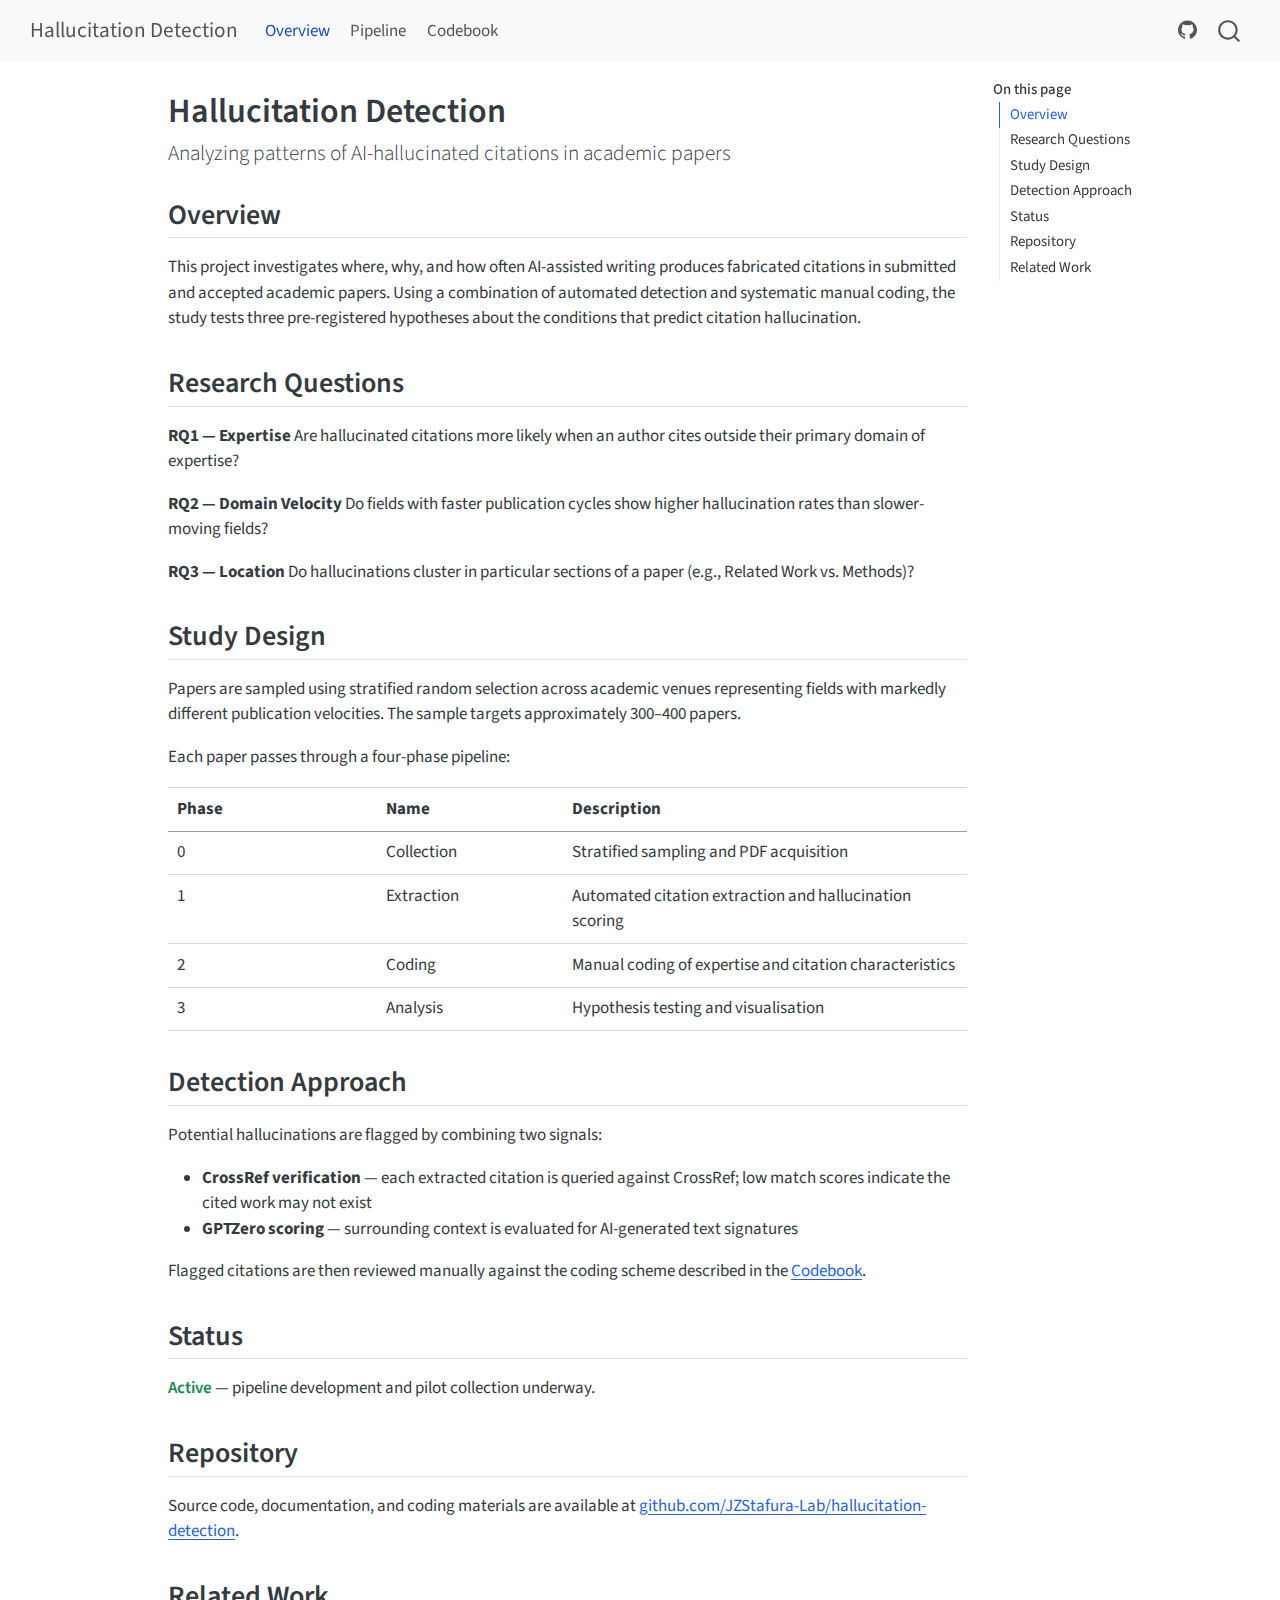
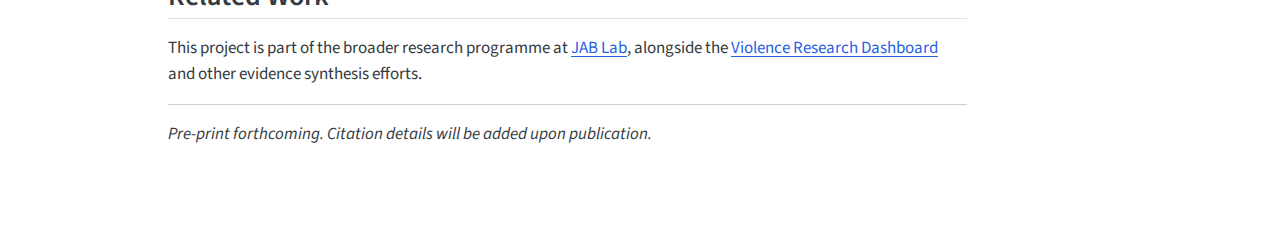
<file: docs/index.html>
<!DOCTYPE html>
<html xmlns="http://www.w3.org/1999/xhtml" lang="en" xml:lang="en"><head>

<meta charset="utf-8">
<meta name="generator" content="quarto-1.8.27">

<meta name="viewport" content="width=device-width, initial-scale=1.0, user-scalable=yes">


<title>Hallucitation Detection</title>
<style>
code{white-space: pre-wrap;}
span.smallcaps{font-variant: small-caps;}
div.columns{display: flex; gap: min(4vw, 1.5em);}
div.column{flex: auto; overflow-x: auto;}
div.hanging-indent{margin-left: 1.5em; text-indent: -1.5em;}
ul.task-list{list-style: none;}
ul.task-list li input[type="checkbox"] {
  width: 0.8em;
  margin: 0 0.8em 0.2em -1em; /* quarto-specific, see https://github.com/quarto-dev/quarto-cli/issues/4556 */ 
  vertical-align: middle;
}
</style>


<script src="site_libs/quarto-nav/quarto-nav.js"></script>
<script src="site_libs/quarto-nav/headroom.min.js"></script>
<script src="site_libs/clipboard/clipboard.min.js"></script>
<script src="site_libs/quarto-search/autocomplete.umd.js"></script>
<script src="site_libs/quarto-search/fuse.min.js"></script>
<script src="site_libs/quarto-search/quarto-search.js"></script>
<meta name="quarto:offset" content="./">
<script src="site_libs/quarto-html/quarto.js" type="module"></script>
<script src="site_libs/quarto-html/tabsets/tabsets.js" type="module"></script>
<script src="site_libs/quarto-html/axe/axe-check.js" type="module"></script>
<script src="site_libs/quarto-html/popper.min.js"></script>
<script src="site_libs/quarto-html/tippy.umd.min.js"></script>
<script src="site_libs/quarto-html/anchor.min.js"></script>
<link href="site_libs/quarto-html/tippy.css" rel="stylesheet">
<link href="site_libs/quarto-html/quarto-syntax-highlighting-ed96de9b727972fe78a7b5d16c58bf87.css" rel="stylesheet" id="quarto-text-highlighting-styles">
<script src="site_libs/bootstrap/bootstrap.min.js"></script>
<link href="site_libs/bootstrap/bootstrap-icons.css" rel="stylesheet">
<link href="site_libs/bootstrap/bootstrap-5b4ad623e5705c0698d39aec6f10cf02.min.css" rel="stylesheet" append-hash="true" id="quarto-bootstrap" data-mode="light">
<script id="quarto-search-options" type="application/json">{
  "location": "navbar",
  "copy-button": false,
  "collapse-after": 3,
  "panel-placement": "end",
  "type": "overlay",
  "limit": 50,
  "keyboard-shortcut": [
    "f",
    "/",
    "s"
  ],
  "show-item-context": false,
  "language": {
    "search-no-results-text": "No results",
    "search-matching-documents-text": "matching documents",
    "search-copy-link-title": "Copy link to search",
    "search-hide-matches-text": "Hide additional matches",
    "search-more-match-text": "more match in this document",
    "search-more-matches-text": "more matches in this document",
    "search-clear-button-title": "Clear",
    "search-text-placeholder": "",
    "search-detached-cancel-button-title": "Cancel",
    "search-submit-button-title": "Submit",
    "search-label": "Search"
  }
}</script>


<link rel="stylesheet" href="styles.css">
</head>

<body class="nav-fixed quarto-light">

<div id="quarto-search-results"></div>
  <header id="quarto-header" class="headroom fixed-top">
    <nav class="navbar navbar-expand-lg " data-bs-theme="dark">
      <div class="navbar-container container-fluid">
      <div class="navbar-brand-container mx-auto">
    <a class="navbar-brand" href="./index.html">
    <span class="navbar-title">Hallucitation Detection</span>
    </a>
  </div>
            <div id="quarto-search" class="" title="Search"></div>
          <button class="navbar-toggler" type="button" data-bs-toggle="collapse" data-bs-target="#navbarCollapse" aria-controls="navbarCollapse" role="menu" aria-expanded="false" aria-label="Toggle navigation" onclick="if (window.quartoToggleHeadroom) { window.quartoToggleHeadroom(); }">
  <span class="navbar-toggler-icon"></span>
</button>
          <div class="collapse navbar-collapse" id="navbarCollapse">
            <ul class="navbar-nav navbar-nav-scroll me-auto">
  <li class="nav-item">
    <a class="nav-link active" href="./index.html" aria-current="page"> 
<span class="menu-text">Overview</span></a>
  </li>  
  <li class="nav-item">
    <a class="nav-link" href="./pipeline.html"> 
<span class="menu-text">Pipeline</span></a>
  </li>  
  <li class="nav-item">
    <a class="nav-link" href="./codebook.html"> 
<span class="menu-text">Codebook</span></a>
  </li>  
</ul>
            <ul class="navbar-nav navbar-nav-scroll ms-auto">
  <li class="nav-item compact">
    <a class="nav-link" href="https://github.com/JZStafura-Lab/hallucitation-detection"> <i class="bi bi-github" role="img">
</i> 
<span class="menu-text"></span></a>
  </li>  
</ul>
          </div> <!-- /navcollapse -->
            <div class="quarto-navbar-tools">
</div>
      </div> <!-- /container-fluid -->
    </nav>
</header>
<!-- content -->
<div id="quarto-content" class="quarto-container page-columns page-rows-contents page-layout-article page-navbar">
<!-- sidebar -->
<!-- margin-sidebar -->
    <div id="quarto-margin-sidebar" class="sidebar margin-sidebar">
        <nav id="TOC" role="doc-toc" class="toc-active">
    <h2 id="toc-title">On this page</h2>
   
  <ul>
  <li><a href="#overview" id="toc-overview" class="nav-link active" data-scroll-target="#overview">Overview</a></li>
  <li><a href="#research-questions" id="toc-research-questions" class="nav-link" data-scroll-target="#research-questions">Research Questions</a></li>
  <li><a href="#study-design" id="toc-study-design" class="nav-link" data-scroll-target="#study-design">Study Design</a></li>
  <li><a href="#detection-approach" id="toc-detection-approach" class="nav-link" data-scroll-target="#detection-approach">Detection Approach</a></li>
  <li><a href="#status" id="toc-status" class="nav-link" data-scroll-target="#status">Status</a></li>
  <li><a href="#repository" id="toc-repository" class="nav-link" data-scroll-target="#repository">Repository</a></li>
  <li><a href="#related-work" id="toc-related-work" class="nav-link" data-scroll-target="#related-work">Related Work</a></li>
  </ul>
</nav>
    </div>
<!-- main -->
<main class="content" id="quarto-document-content">

<header id="title-block-header" class="quarto-title-block default">
<div class="quarto-title">
<h1 class="title">Hallucitation Detection</h1>
<p class="subtitle lead">Analyzing patterns of AI-hallucinated citations in academic papers</p>
</div>



<div class="quarto-title-meta">

    
  
    
  </div>
  


</header>


<section id="overview" class="level2">
<h2 class="anchored" data-anchor-id="overview">Overview</h2>
<p>This project investigates where, why, and how often AI-assisted writing produces fabricated citations in submitted and accepted academic papers. Using a combination of automated detection and systematic manual coding, the study tests three pre-registered hypotheses about the conditions that predict citation hallucination.</p>
</section>
<section id="research-questions" class="level2">
<h2 class="anchored" data-anchor-id="research-questions">Research Questions</h2>
<p><strong>RQ1 — Expertise</strong> Are hallucinated citations more likely when an author cites outside their primary domain of expertise?</p>
<p><strong>RQ2 — Domain Velocity</strong> Do fields with faster publication cycles show higher hallucination rates than slower-moving fields?</p>
<p><strong>RQ3 — Location</strong> Do hallucinations cluster in particular sections of a paper (e.g., Related Work vs.&nbsp;Methods)?</p>
</section>
<section id="study-design" class="level2">
<h2 class="anchored" data-anchor-id="study-design">Study Design</h2>
<p>Papers are sampled using stratified random selection across academic venues representing fields with markedly different publication velocities. The sample targets approximately 300–400 papers.</p>
<p>Each paper passes through a four-phase pipeline:</p>
<table class="caption-top table">
<colgroup>
<col style="width: 26%">
<col style="width: 23%">
<col style="width: 50%">
</colgroup>
<thead>
<tr class="header">
<th>Phase</th>
<th>Name</th>
<th>Description</th>
</tr>
</thead>
<tbody>
<tr class="odd">
<td>0</td>
<td>Collection</td>
<td>Stratified sampling and PDF acquisition</td>
</tr>
<tr class="even">
<td>1</td>
<td>Extraction</td>
<td>Automated citation extraction and hallucination scoring</td>
</tr>
<tr class="odd">
<td>2</td>
<td>Coding</td>
<td>Manual coding of expertise and citation characteristics</td>
</tr>
<tr class="even">
<td>3</td>
<td>Analysis</td>
<td>Hypothesis testing and visualisation</td>
</tr>
</tbody>
</table>
</section>
<section id="detection-approach" class="level2">
<h2 class="anchored" data-anchor-id="detection-approach">Detection Approach</h2>
<p>Potential hallucinations are flagged by combining two signals:</p>
<ul>
<li><strong>CrossRef verification</strong> — each extracted citation is queried against CrossRef; low match scores indicate the cited work may not exist</li>
<li><strong>GPTZero scoring</strong> — surrounding context is evaluated for AI-generated text signatures</li>
</ul>
<p>Flagged citations are then reviewed manually against the coding scheme described in the <a href="./codebook.html">Codebook</a>.</p>
</section>
<section id="status" class="level2">
<h2 class="anchored" data-anchor-id="status">Status</h2>
<p><span class="status-active">Active</span> — pipeline development and pilot collection underway.</p>
</section>
<section id="repository" class="level2">
<h2 class="anchored" data-anchor-id="repository">Repository</h2>
<p>Source code, documentation, and coding materials are available at <a href="https://github.com/JZStafura-Lab/hallucitation-detection">github.com/JZStafura-Lab/hallucitation-detection</a>.</p>
</section>
<section id="related-work" class="level2">
<h2 class="anchored" data-anchor-id="related-work">Related Work</h2>
<p>This project is part of the broader research programme at <a href="https://jzstafura-lab.github.io">JAB Lab</a>, alongside the <a href="https://jzstafura-lab.github.io/projects/violence/dashboard/">Violence Research Dashboard</a> and other evidence synthesis efforts.</p>
<hr>
<p><em>Pre-print forthcoming. Citation details will be added upon publication.</em></p>


</section>

</main> <!-- /main -->
<script id="quarto-html-after-body" type="application/javascript">
  window.document.addEventListener("DOMContentLoaded", function (event) {
    const icon = "";
    const anchorJS = new window.AnchorJS();
    anchorJS.options = {
      placement: 'right',
      icon: icon
    };
    anchorJS.add('.anchored');
    const isCodeAnnotation = (el) => {
      for (const clz of el.classList) {
        if (clz.startsWith('code-annotation-')) {                     
          return true;
        }
      }
      return false;
    }
    const onCopySuccess = function(e) {
      // button target
      const button = e.trigger;
      // don't keep focus
      button.blur();
      // flash "checked"
      button.classList.add('code-copy-button-checked');
      var currentTitle = button.getAttribute("title");
      button.setAttribute("title", "Copied!");
      let tooltip;
      if (window.bootstrap) {
        button.setAttribute("data-bs-toggle", "tooltip");
        button.setAttribute("data-bs-placement", "left");
        button.setAttribute("data-bs-title", "Copied!");
        tooltip = new bootstrap.Tooltip(button, 
          { trigger: "manual", 
            customClass: "code-copy-button-tooltip",
            offset: [0, -8]});
        tooltip.show();    
      }
      setTimeout(function() {
        if (tooltip) {
          tooltip.hide();
          button.removeAttribute("data-bs-title");
          button.removeAttribute("data-bs-toggle");
          button.removeAttribute("data-bs-placement");
        }
        button.setAttribute("title", currentTitle);
        button.classList.remove('code-copy-button-checked');
      }, 1000);
      // clear code selection
      e.clearSelection();
    }
    const getTextToCopy = function(trigger) {
      const outerScaffold = trigger.parentElement.cloneNode(true);
      const codeEl = outerScaffold.querySelector('code');
      for (const childEl of codeEl.children) {
        if (isCodeAnnotation(childEl)) {
          childEl.remove();
        }
      }
      return codeEl.innerText;
    }
    const clipboard = new window.ClipboardJS('.code-copy-button:not([data-in-quarto-modal])', {
      text: getTextToCopy
    });
    clipboard.on('success', onCopySuccess);
    if (window.document.getElementById('quarto-embedded-source-code-modal')) {
      const clipboardModal = new window.ClipboardJS('.code-copy-button[data-in-quarto-modal]', {
        text: getTextToCopy,
        container: window.document.getElementById('quarto-embedded-source-code-modal')
      });
      clipboardModal.on('success', onCopySuccess);
    }
      var localhostRegex = new RegExp(/^(?:http|https):\/\/localhost\:?[0-9]*\//);
      var mailtoRegex = new RegExp(/^mailto:/);
        var filterRegex = new RegExp('/' + window.location.host + '/');
      var isInternal = (href) => {
          return filterRegex.test(href) || localhostRegex.test(href) || mailtoRegex.test(href);
      }
      // Inspect non-navigation links and adorn them if external
     var links = window.document.querySelectorAll('a[href]:not(.nav-link):not(.navbar-brand):not(.toc-action):not(.sidebar-link):not(.sidebar-item-toggle):not(.pagination-link):not(.no-external):not([aria-hidden]):not(.dropdown-item):not(.quarto-navigation-tool):not(.about-link)');
      for (var i=0; i<links.length; i++) {
        const link = links[i];
        if (!isInternal(link.href)) {
          // undo the damage that might have been done by quarto-nav.js in the case of
          // links that we want to consider external
          if (link.dataset.originalHref !== undefined) {
            link.href = link.dataset.originalHref;
          }
        }
      }
    function tippyHover(el, contentFn, onTriggerFn, onUntriggerFn) {
      const config = {
        allowHTML: true,
        maxWidth: 500,
        delay: 100,
        arrow: false,
        appendTo: function(el) {
            return el.parentElement;
        },
        interactive: true,
        interactiveBorder: 10,
        theme: 'quarto',
        placement: 'bottom-start',
      };
      if (contentFn) {
        config.content = contentFn;
      }
      if (onTriggerFn) {
        config.onTrigger = onTriggerFn;
      }
      if (onUntriggerFn) {
        config.onUntrigger = onUntriggerFn;
      }
      window.tippy(el, config); 
    }
    const noterefs = window.document.querySelectorAll('a[role="doc-noteref"]');
    for (var i=0; i<noterefs.length; i++) {
      const ref = noterefs[i];
      tippyHover(ref, function() {
        // use id or data attribute instead here
        let href = ref.getAttribute('data-footnote-href') || ref.getAttribute('href');
        try { href = new URL(href).hash; } catch {}
        const id = href.replace(/^#\/?/, "");
        const note = window.document.getElementById(id);
        if (note) {
          return note.innerHTML;
        } else {
          return "";
        }
      });
    }
    const xrefs = window.document.querySelectorAll('a.quarto-xref');
    const processXRef = (id, note) => {
      // Strip column container classes
      const stripColumnClz = (el) => {
        el.classList.remove("page-full", "page-columns");
        if (el.children) {
          for (const child of el.children) {
            stripColumnClz(child);
          }
        }
      }
      stripColumnClz(note)
      if (id === null || id.startsWith('sec-')) {
        // Special case sections, only their first couple elements
        const container = document.createElement("div");
        if (note.children && note.children.length > 2) {
          container.appendChild(note.children[0].cloneNode(true));
          for (let i = 1; i < note.children.length; i++) {
            const child = note.children[i];
            if (child.tagName === "P" && child.innerText === "") {
              continue;
            } else {
              container.appendChild(child.cloneNode(true));
              break;
            }
          }
          if (window.Quarto?.typesetMath) {
            window.Quarto.typesetMath(container);
          }
          return container.innerHTML
        } else {
          if (window.Quarto?.typesetMath) {
            window.Quarto.typesetMath(note);
          }
          return note.innerHTML;
        }
      } else {
        // Remove any anchor links if they are present
        const anchorLink = note.querySelector('a.anchorjs-link');
        if (anchorLink) {
          anchorLink.remove();
        }
        if (window.Quarto?.typesetMath) {
          window.Quarto.typesetMath(note);
        }
        if (note.classList.contains("callout")) {
          return note.outerHTML;
        } else {
          return note.innerHTML;
        }
      }
    }
    for (var i=0; i<xrefs.length; i++) {
      const xref = xrefs[i];
      tippyHover(xref, undefined, function(instance) {
        instance.disable();
        let url = xref.getAttribute('href');
        let hash = undefined; 
        if (url.startsWith('#')) {
          hash = url;
        } else {
          try { hash = new URL(url).hash; } catch {}
        }
        if (hash) {
          const id = hash.replace(/^#\/?/, "");
          const note = window.document.getElementById(id);
          if (note !== null) {
            try {
              const html = processXRef(id, note.cloneNode(true));
              instance.setContent(html);
            } finally {
              instance.enable();
              instance.show();
            }
          } else {
            // See if we can fetch this
            fetch(url.split('#')[0])
            .then(res => res.text())
            .then(html => {
              const parser = new DOMParser();
              const htmlDoc = parser.parseFromString(html, "text/html");
              const note = htmlDoc.getElementById(id);
              if (note !== null) {
                const html = processXRef(id, note);
                instance.setContent(html);
              } 
            }).finally(() => {
              instance.enable();
              instance.show();
            });
          }
        } else {
          // See if we can fetch a full url (with no hash to target)
          // This is a special case and we should probably do some content thinning / targeting
          fetch(url)
          .then(res => res.text())
          .then(html => {
            const parser = new DOMParser();
            const htmlDoc = parser.parseFromString(html, "text/html");
            const note = htmlDoc.querySelector('main.content');
            if (note !== null) {
              // This should only happen for chapter cross references
              // (since there is no id in the URL)
              // remove the first header
              if (note.children.length > 0 && note.children[0].tagName === "HEADER") {
                note.children[0].remove();
              }
              const html = processXRef(null, note);
              instance.setContent(html);
            } 
          }).finally(() => {
            instance.enable();
            instance.show();
          });
        }
      }, function(instance) {
      });
    }
        let selectedAnnoteEl;
        const selectorForAnnotation = ( cell, annotation) => {
          let cellAttr = 'data-code-cell="' + cell + '"';
          let lineAttr = 'data-code-annotation="' +  annotation + '"';
          const selector = 'span[' + cellAttr + '][' + lineAttr + ']';
          return selector;
        }
        const selectCodeLines = (annoteEl) => {
          const doc = window.document;
          const targetCell = annoteEl.getAttribute("data-target-cell");
          const targetAnnotation = annoteEl.getAttribute("data-target-annotation");
          const annoteSpan = window.document.querySelector(selectorForAnnotation(targetCell, targetAnnotation));
          const lines = annoteSpan.getAttribute("data-code-lines").split(",");
          const lineIds = lines.map((line) => {
            return targetCell + "-" + line;
          })
          let top = null;
          let height = null;
          let parent = null;
          if (lineIds.length > 0) {
              //compute the position of the single el (top and bottom and make a div)
              const el = window.document.getElementById(lineIds[0]);
              top = el.offsetTop;
              height = el.offsetHeight;
              parent = el.parentElement.parentElement;
            if (lineIds.length > 1) {
              const lastEl = window.document.getElementById(lineIds[lineIds.length - 1]);
              const bottom = lastEl.offsetTop + lastEl.offsetHeight;
              height = bottom - top;
            }
            if (top !== null && height !== null && parent !== null) {
              // cook up a div (if necessary) and position it 
              let div = window.document.getElementById("code-annotation-line-highlight");
              if (div === null) {
                div = window.document.createElement("div");
                div.setAttribute("id", "code-annotation-line-highlight");
                div.style.position = 'absolute';
                parent.appendChild(div);
              }
              div.style.top = top - 2 + "px";
              div.style.height = height + 4 + "px";
              div.style.left = 0;
              let gutterDiv = window.document.getElementById("code-annotation-line-highlight-gutter");
              if (gutterDiv === null) {
                gutterDiv = window.document.createElement("div");
                gutterDiv.setAttribute("id", "code-annotation-line-highlight-gutter");
                gutterDiv.style.position = 'absolute';
                const codeCell = window.document.getElementById(targetCell);
                const gutter = codeCell.querySelector('.code-annotation-gutter');
                gutter.appendChild(gutterDiv);
              }
              gutterDiv.style.top = top - 2 + "px";
              gutterDiv.style.height = height + 4 + "px";
            }
            selectedAnnoteEl = annoteEl;
          }
        };
        const unselectCodeLines = () => {
          const elementsIds = ["code-annotation-line-highlight", "code-annotation-line-highlight-gutter"];
          elementsIds.forEach((elId) => {
            const div = window.document.getElementById(elId);
            if (div) {
              div.remove();
            }
          });
          selectedAnnoteEl = undefined;
        };
          // Handle positioning of the toggle
      window.addEventListener(
        "resize",
        throttle(() => {
          elRect = undefined;
          if (selectedAnnoteEl) {
            selectCodeLines(selectedAnnoteEl);
          }
        }, 10)
      );
      function throttle(fn, ms) {
      let throttle = false;
      let timer;
        return (...args) => {
          if(!throttle) { // first call gets through
              fn.apply(this, args);
              throttle = true;
          } else { // all the others get throttled
              if(timer) clearTimeout(timer); // cancel #2
              timer = setTimeout(() => {
                fn.apply(this, args);
                timer = throttle = false;
              }, ms);
          }
        };
      }
        // Attach click handler to the DT
        const annoteDls = window.document.querySelectorAll('dt[data-target-cell]');
        for (const annoteDlNode of annoteDls) {
          annoteDlNode.addEventListener('click', (event) => {
            const clickedEl = event.target;
            if (clickedEl !== selectedAnnoteEl) {
              unselectCodeLines();
              const activeEl = window.document.querySelector('dt[data-target-cell].code-annotation-active');
              if (activeEl) {
                activeEl.classList.remove('code-annotation-active');
              }
              selectCodeLines(clickedEl);
              clickedEl.classList.add('code-annotation-active');
            } else {
              // Unselect the line
              unselectCodeLines();
              clickedEl.classList.remove('code-annotation-active');
            }
          });
        }
    const findCites = (el) => {
      const parentEl = el.parentElement;
      if (parentEl) {
        const cites = parentEl.dataset.cites;
        if (cites) {
          return {
            el,
            cites: cites.split(' ')
          };
        } else {
          return findCites(el.parentElement)
        }
      } else {
        return undefined;
      }
    };
    var bibliorefs = window.document.querySelectorAll('a[role="doc-biblioref"]');
    for (var i=0; i<bibliorefs.length; i++) {
      const ref = bibliorefs[i];
      const citeInfo = findCites(ref);
      if (citeInfo) {
        tippyHover(citeInfo.el, function() {
          var popup = window.document.createElement('div');
          citeInfo.cites.forEach(function(cite) {
            var citeDiv = window.document.createElement('div');
            citeDiv.classList.add('hanging-indent');
            citeDiv.classList.add('csl-entry');
            var biblioDiv = window.document.getElementById('ref-' + cite);
            if (biblioDiv) {
              citeDiv.innerHTML = biblioDiv.innerHTML;
            }
            popup.appendChild(citeDiv);
          });
          return popup.innerHTML;
        });
      }
    }
  });
  </script>
</div> <!-- /content -->




</body></html>
</file>
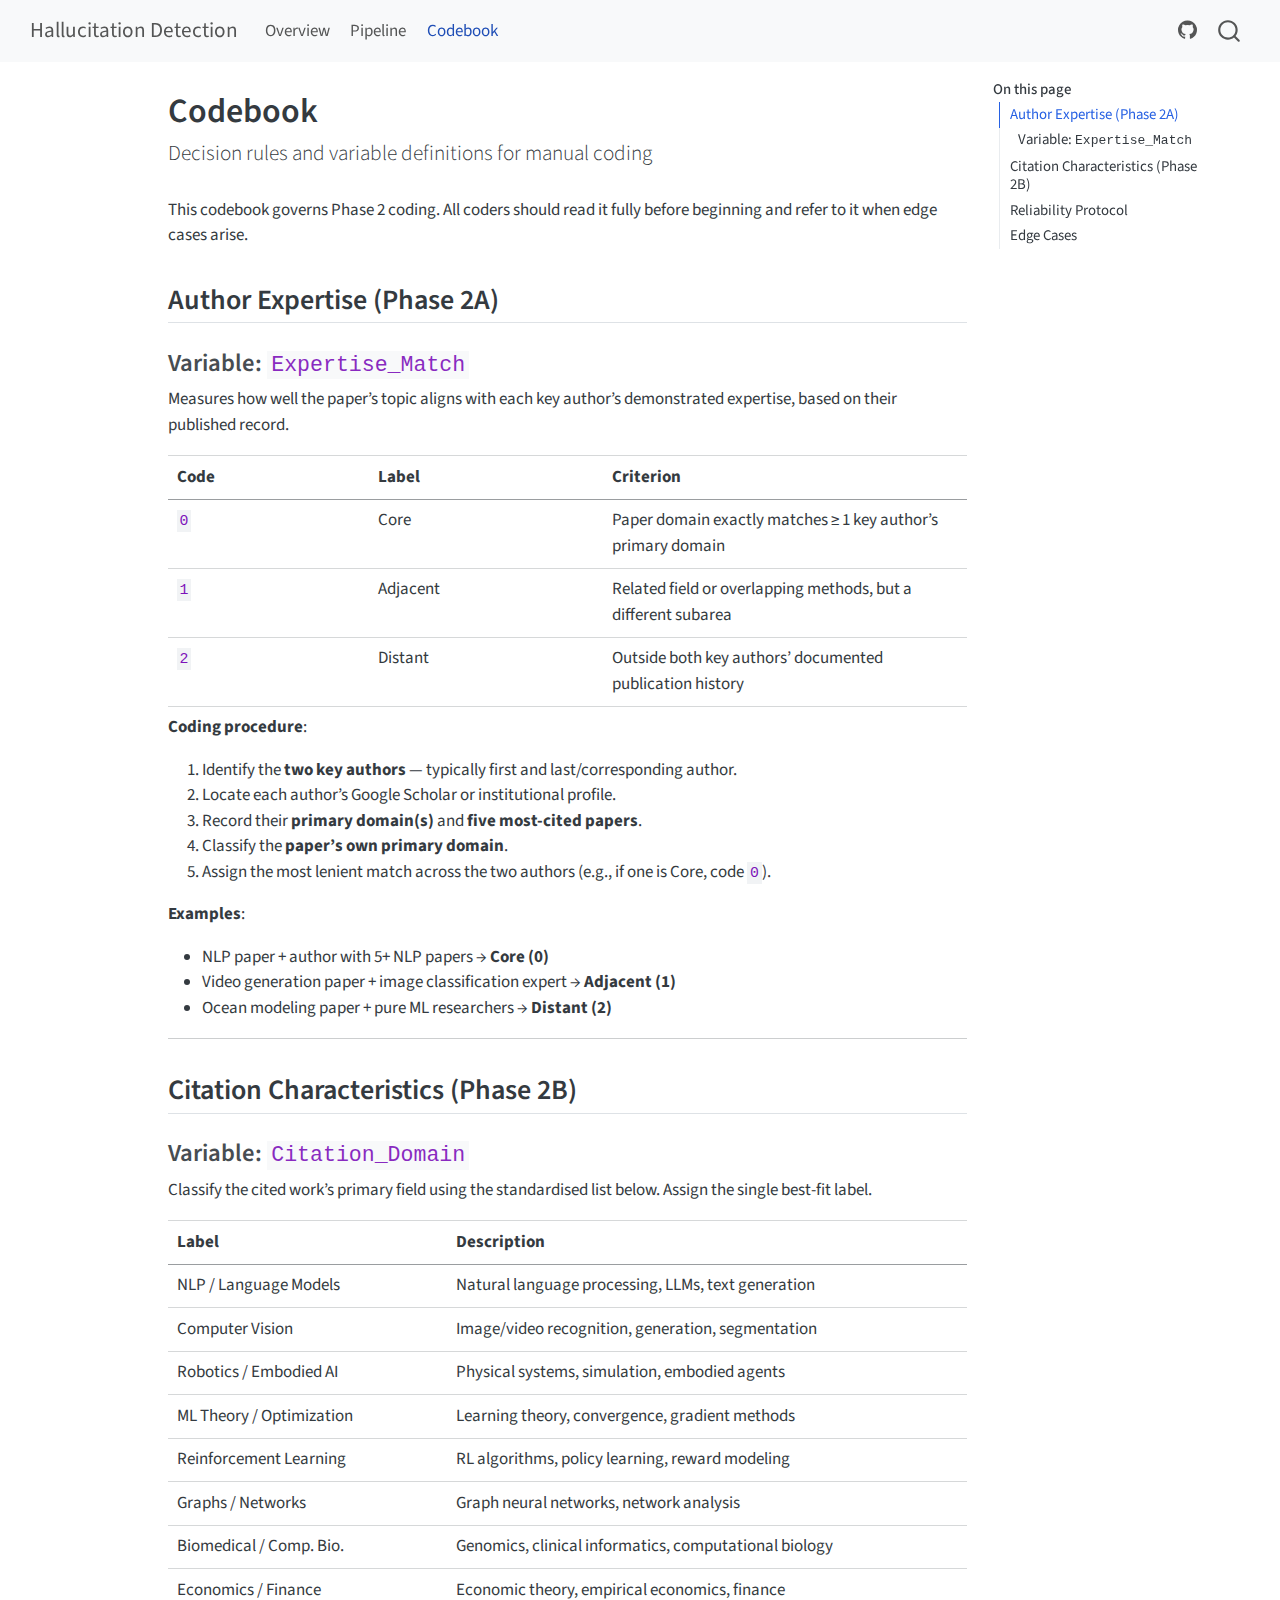
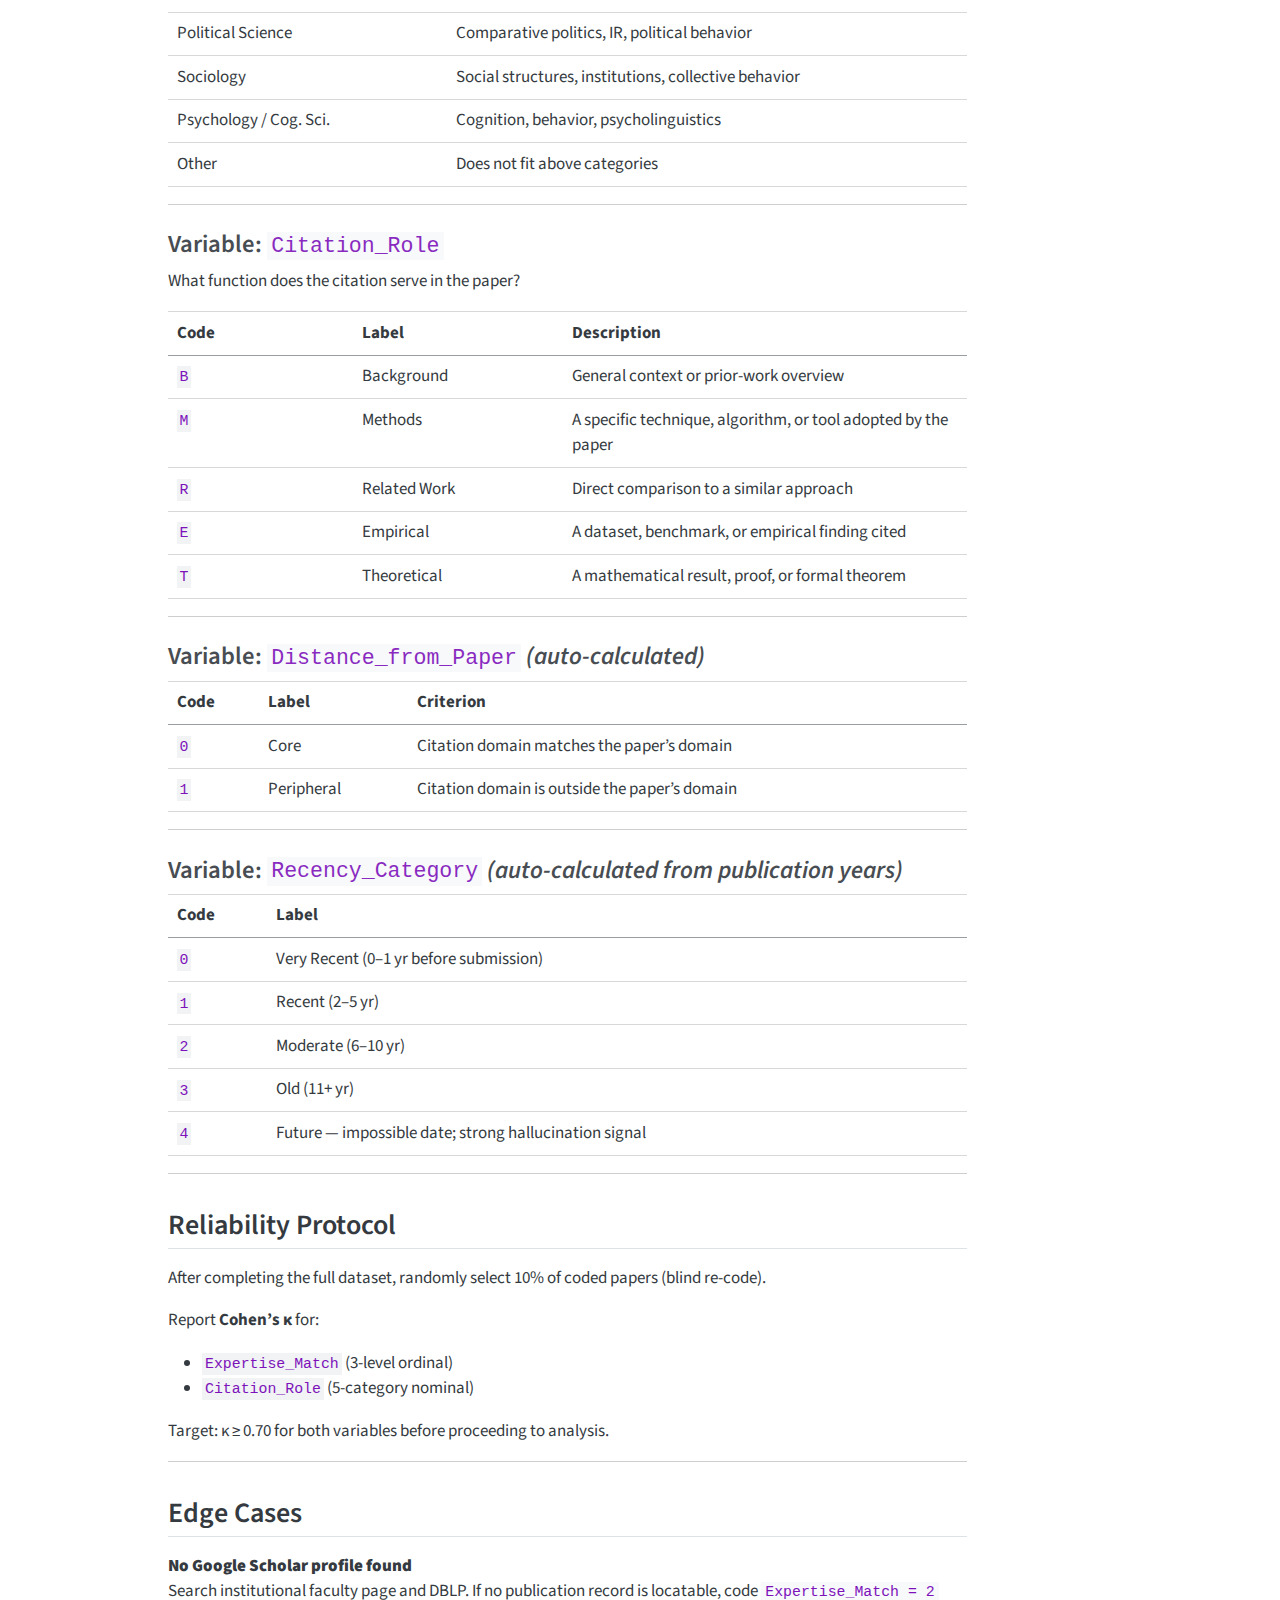
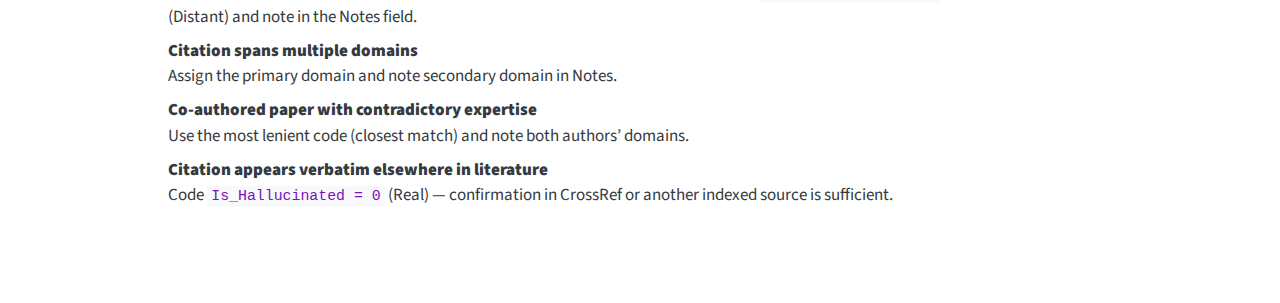
<file: docs/codebook.html>
<!DOCTYPE html>
<html xmlns="http://www.w3.org/1999/xhtml" lang="en" xml:lang="en"><head>

<meta charset="utf-8">
<meta name="generator" content="quarto-1.8.27">

<meta name="viewport" content="width=device-width, initial-scale=1.0, user-scalable=yes">


<title>Codebook – Hallucitation Detection</title>
<style>
code{white-space: pre-wrap;}
span.smallcaps{font-variant: small-caps;}
div.columns{display: flex; gap: min(4vw, 1.5em);}
div.column{flex: auto; overflow-x: auto;}
div.hanging-indent{margin-left: 1.5em; text-indent: -1.5em;}
ul.task-list{list-style: none;}
ul.task-list li input[type="checkbox"] {
  width: 0.8em;
  margin: 0 0.8em 0.2em -1em; /* quarto-specific, see https://github.com/quarto-dev/quarto-cli/issues/4556 */ 
  vertical-align: middle;
}
</style>


<script src="site_libs/quarto-nav/quarto-nav.js"></script>
<script src="site_libs/quarto-nav/headroom.min.js"></script>
<script src="site_libs/clipboard/clipboard.min.js"></script>
<script src="site_libs/quarto-search/autocomplete.umd.js"></script>
<script src="site_libs/quarto-search/fuse.min.js"></script>
<script src="site_libs/quarto-search/quarto-search.js"></script>
<meta name="quarto:offset" content="./">
<script src="site_libs/quarto-html/quarto.js" type="module"></script>
<script src="site_libs/quarto-html/tabsets/tabsets.js" type="module"></script>
<script src="site_libs/quarto-html/axe/axe-check.js" type="module"></script>
<script src="site_libs/quarto-html/popper.min.js"></script>
<script src="site_libs/quarto-html/tippy.umd.min.js"></script>
<script src="site_libs/quarto-html/anchor.min.js"></script>
<link href="site_libs/quarto-html/tippy.css" rel="stylesheet">
<link href="site_libs/quarto-html/quarto-syntax-highlighting-ed96de9b727972fe78a7b5d16c58bf87.css" rel="stylesheet" id="quarto-text-highlighting-styles">
<script src="site_libs/bootstrap/bootstrap.min.js"></script>
<link href="site_libs/bootstrap/bootstrap-icons.css" rel="stylesheet">
<link href="site_libs/bootstrap/bootstrap-5b4ad623e5705c0698d39aec6f10cf02.min.css" rel="stylesheet" append-hash="true" id="quarto-bootstrap" data-mode="light">
<script id="quarto-search-options" type="application/json">{
  "location": "navbar",
  "copy-button": false,
  "collapse-after": 3,
  "panel-placement": "end",
  "type": "overlay",
  "limit": 50,
  "keyboard-shortcut": [
    "f",
    "/",
    "s"
  ],
  "show-item-context": false,
  "language": {
    "search-no-results-text": "No results",
    "search-matching-documents-text": "matching documents",
    "search-copy-link-title": "Copy link to search",
    "search-hide-matches-text": "Hide additional matches",
    "search-more-match-text": "more match in this document",
    "search-more-matches-text": "more matches in this document",
    "search-clear-button-title": "Clear",
    "search-text-placeholder": "",
    "search-detached-cancel-button-title": "Cancel",
    "search-submit-button-title": "Submit",
    "search-label": "Search"
  }
}</script>


<link rel="stylesheet" href="styles.css">
</head>

<body class="nav-fixed quarto-light">

<div id="quarto-search-results"></div>
  <header id="quarto-header" class="headroom fixed-top">
    <nav class="navbar navbar-expand-lg " data-bs-theme="dark">
      <div class="navbar-container container-fluid">
      <div class="navbar-brand-container mx-auto">
    <a class="navbar-brand" href="./index.html">
    <span class="navbar-title">Hallucitation Detection</span>
    </a>
  </div>
            <div id="quarto-search" class="" title="Search"></div>
          <button class="navbar-toggler" type="button" data-bs-toggle="collapse" data-bs-target="#navbarCollapse" aria-controls="navbarCollapse" role="menu" aria-expanded="false" aria-label="Toggle navigation" onclick="if (window.quartoToggleHeadroom) { window.quartoToggleHeadroom(); }">
  <span class="navbar-toggler-icon"></span>
</button>
          <div class="collapse navbar-collapse" id="navbarCollapse">
            <ul class="navbar-nav navbar-nav-scroll me-auto">
  <li class="nav-item">
    <a class="nav-link" href="./index.html"> 
<span class="menu-text">Overview</span></a>
  </li>  
  <li class="nav-item">
    <a class="nav-link" href="./pipeline.html"> 
<span class="menu-text">Pipeline</span></a>
  </li>  
  <li class="nav-item">
    <a class="nav-link active" href="./codebook.html" aria-current="page"> 
<span class="menu-text">Codebook</span></a>
  </li>  
</ul>
            <ul class="navbar-nav navbar-nav-scroll ms-auto">
  <li class="nav-item compact">
    <a class="nav-link" href="https://github.com/JZStafura-Lab/hallucitation-detection"> <i class="bi bi-github" role="img">
</i> 
<span class="menu-text"></span></a>
  </li>  
</ul>
          </div> <!-- /navcollapse -->
            <div class="quarto-navbar-tools">
</div>
      </div> <!-- /container-fluid -->
    </nav>
</header>
<!-- content -->
<div id="quarto-content" class="quarto-container page-columns page-rows-contents page-layout-article page-navbar">
<!-- sidebar -->
<!-- margin-sidebar -->
    <div id="quarto-margin-sidebar" class="sidebar margin-sidebar">
        <nav id="TOC" role="doc-toc" class="toc-active">
    <h2 id="toc-title">On this page</h2>
   
  <ul>
  <li><a href="#author-expertise-phase-2a" id="toc-author-expertise-phase-2a" class="nav-link active" data-scroll-target="#author-expertise-phase-2a">Author Expertise (Phase 2A)</a>
  <ul class="collapse">
  <li><a href="#variable-expertise_match" id="toc-variable-expertise_match" class="nav-link" data-scroll-target="#variable-expertise_match">Variable: <code>Expertise_Match</code></a></li>
  </ul></li>
  <li><a href="#citation-characteristics-phase-2b" id="toc-citation-characteristics-phase-2b" class="nav-link" data-scroll-target="#citation-characteristics-phase-2b">Citation Characteristics (Phase 2B)</a>
  <ul class="collapse">
  <li><a href="#variable-citation_domain" id="toc-variable-citation_domain" class="nav-link" data-scroll-target="#variable-citation_domain">Variable: <code>Citation_Domain</code></a></li>
  <li><a href="#variable-citation_role" id="toc-variable-citation_role" class="nav-link" data-scroll-target="#variable-citation_role">Variable: <code>Citation_Role</code></a></li>
  <li><a href="#variable-distance_from_paper-auto-calculated" id="toc-variable-distance_from_paper-auto-calculated" class="nav-link" data-scroll-target="#variable-distance_from_paper-auto-calculated">Variable: <code>Distance_from_Paper</code> <em>(auto-calculated)</em></a></li>
  <li><a href="#variable-recency_category-auto-calculated-from-publication-years" id="toc-variable-recency_category-auto-calculated-from-publication-years" class="nav-link" data-scroll-target="#variable-recency_category-auto-calculated-from-publication-years">Variable: <code>Recency_Category</code> <em>(auto-calculated from publication years)</em></a></li>
  </ul></li>
  <li><a href="#reliability-protocol" id="toc-reliability-protocol" class="nav-link" data-scroll-target="#reliability-protocol">Reliability Protocol</a></li>
  <li><a href="#edge-cases" id="toc-edge-cases" class="nav-link" data-scroll-target="#edge-cases">Edge Cases</a></li>
  </ul>
</nav>
    </div>
<!-- main -->
<main class="content" id="quarto-document-content">

<header id="title-block-header" class="quarto-title-block default">
<div class="quarto-title">
<h1 class="title">Codebook</h1>
<p class="subtitle lead">Decision rules and variable definitions for manual coding</p>
</div>



<div class="quarto-title-meta">

    
  
    
  </div>
  


</header>


<p>This codebook governs Phase 2 coding. All coders should read it fully before beginning and refer to it when edge cases arise.</p>
<section id="author-expertise-phase-2a" class="level2">
<h2 class="anchored" data-anchor-id="author-expertise-phase-2a">Author Expertise (Phase 2A)</h2>
<section id="variable-expertise_match" class="level3">
<h3 class="anchored" data-anchor-id="variable-expertise_match">Variable: <code>Expertise_Match</code></h3>
<p>Measures how well the paper’s topic aligns with each key author’s demonstrated expertise, based on their published record.</p>
<table class="caption-top table">
<colgroup>
<col style="width: 25%">
<col style="width: 29%">
<col style="width: 45%">
</colgroup>
<thead>
<tr class="header">
<th>Code</th>
<th>Label</th>
<th>Criterion</th>
</tr>
</thead>
<tbody>
<tr class="odd">
<td><code>0</code></td>
<td>Core</td>
<td>Paper domain exactly matches ≥ 1 key author’s primary domain</td>
</tr>
<tr class="even">
<td><code>1</code></td>
<td>Adjacent</td>
<td>Related field or overlapping methods, but a different subarea</td>
</tr>
<tr class="odd">
<td><code>2</code></td>
<td>Distant</td>
<td>Outside both key authors’ documented publication history</td>
</tr>
</tbody>
</table>
<p><strong>Coding procedure</strong>:</p>
<ol type="1">
<li>Identify the <strong>two key authors</strong> — typically first and last/corresponding author.</li>
<li>Locate each author’s Google Scholar or institutional profile.</li>
<li>Record their <strong>primary domain(s)</strong> and <strong>five most-cited papers</strong>.</li>
<li>Classify the <strong>paper’s own primary domain</strong>.</li>
<li>Assign the most lenient match across the two authors (e.g., if one is Core, code <code>0</code>).</li>
</ol>
<p><strong>Examples</strong>:</p>
<ul>
<li>NLP paper + author with 5+ NLP papers → <strong>Core (0)</strong></li>
<li>Video generation paper + image classification expert → <strong>Adjacent (1)</strong></li>
<li>Ocean modeling paper + pure ML researchers → <strong>Distant (2)</strong></li>
</ul>
<hr>
</section>
</section>
<section id="citation-characteristics-phase-2b" class="level2">
<h2 class="anchored" data-anchor-id="citation-characteristics-phase-2b">Citation Characteristics (Phase 2B)</h2>
<section id="variable-citation_domain" class="level3">
<h3 class="anchored" data-anchor-id="variable-citation_domain">Variable: <code>Citation_Domain</code></h3>
<p>Classify the cited work’s primary field using the standardised list below. Assign the single best-fit label.</p>
<table class="caption-top table">
<colgroup>
<col style="width: 35%">
<col style="width: 65%">
</colgroup>
<thead>
<tr class="header">
<th>Label</th>
<th>Description</th>
</tr>
</thead>
<tbody>
<tr class="odd">
<td>NLP / Language Models</td>
<td>Natural language processing, LLMs, text generation</td>
</tr>
<tr class="even">
<td>Computer Vision</td>
<td>Image/video recognition, generation, segmentation</td>
</tr>
<tr class="odd">
<td>Robotics / Embodied AI</td>
<td>Physical systems, simulation, embodied agents</td>
</tr>
<tr class="even">
<td>ML Theory / Optimization</td>
<td>Learning theory, convergence, gradient methods</td>
</tr>
<tr class="odd">
<td>Reinforcement Learning</td>
<td>RL algorithms, policy learning, reward modeling</td>
</tr>
<tr class="even">
<td>Graphs / Networks</td>
<td>Graph neural networks, network analysis</td>
</tr>
<tr class="odd">
<td>Biomedical / Comp. Bio.</td>
<td>Genomics, clinical informatics, computational biology</td>
</tr>
<tr class="even">
<td>Economics / Finance</td>
<td>Economic theory, empirical economics, finance</td>
</tr>
<tr class="odd">
<td>Political Science</td>
<td>Comparative politics, IR, political behavior</td>
</tr>
<tr class="even">
<td>Sociology</td>
<td>Social structures, institutions, collective behavior</td>
</tr>
<tr class="odd">
<td>Psychology / Cog. Sci.</td>
<td>Cognition, behavior, psycholinguistics</td>
</tr>
<tr class="even">
<td>Other</td>
<td>Does not fit above categories</td>
</tr>
</tbody>
</table>
<hr>
</section>
<section id="variable-citation_role" class="level3">
<h3 class="anchored" data-anchor-id="variable-citation_role">Variable: <code>Citation_Role</code></h3>
<p>What function does the citation serve in the paper?</p>
<table class="caption-top table">
<colgroup>
<col style="width: 23%">
<col style="width: 26%">
<col style="width: 50%">
</colgroup>
<thead>
<tr class="header">
<th>Code</th>
<th>Label</th>
<th>Description</th>
</tr>
</thead>
<tbody>
<tr class="odd">
<td><code>B</code></td>
<td>Background</td>
<td>General context or prior-work overview</td>
</tr>
<tr class="even">
<td><code>M</code></td>
<td>Methods</td>
<td>A specific technique, algorithm, or tool adopted by the paper</td>
</tr>
<tr class="odd">
<td><code>R</code></td>
<td>Related Work</td>
<td>Direct comparison to a similar approach</td>
</tr>
<tr class="even">
<td><code>E</code></td>
<td>Empirical</td>
<td>A dataset, benchmark, or empirical finding cited</td>
</tr>
<tr class="odd">
<td><code>T</code></td>
<td>Theoretical</td>
<td>A mathematical result, proof, or formal theorem</td>
</tr>
</tbody>
</table>
<hr>
</section>
<section id="variable-distance_from_paper-auto-calculated" class="level3">
<h3 class="anchored" data-anchor-id="variable-distance_from_paper-auto-calculated">Variable: <code>Distance_from_Paper</code> <em>(auto-calculated)</em></h3>
<table class="caption-top table">
<thead>
<tr class="header">
<th>Code</th>
<th>Label</th>
<th>Criterion</th>
</tr>
</thead>
<tbody>
<tr class="odd">
<td><code>0</code></td>
<td>Core</td>
<td>Citation domain matches the paper’s domain</td>
</tr>
<tr class="even">
<td><code>1</code></td>
<td>Peripheral</td>
<td>Citation domain is outside the paper’s domain</td>
</tr>
</tbody>
</table>
<hr>
</section>
<section id="variable-recency_category-auto-calculated-from-publication-years" class="level3">
<h3 class="anchored" data-anchor-id="variable-recency_category-auto-calculated-from-publication-years">Variable: <code>Recency_Category</code> <em>(auto-calculated from publication years)</em></h3>
<table class="caption-top table">
<thead>
<tr class="header">
<th>Code</th>
<th>Label</th>
</tr>
</thead>
<tbody>
<tr class="odd">
<td><code>0</code></td>
<td>Very Recent (0–1 yr before submission)</td>
</tr>
<tr class="even">
<td><code>1</code></td>
<td>Recent (2–5 yr)</td>
</tr>
<tr class="odd">
<td><code>2</code></td>
<td>Moderate (6–10 yr)</td>
</tr>
<tr class="even">
<td><code>3</code></td>
<td>Old (11+ yr)</td>
</tr>
<tr class="odd">
<td><code>4</code></td>
<td>Future — impossible date; strong hallucination signal</td>
</tr>
</tbody>
</table>
<hr>
</section>
</section>
<section id="reliability-protocol" class="level2">
<h2 class="anchored" data-anchor-id="reliability-protocol">Reliability Protocol</h2>
<p>After completing the full dataset, randomly select 10% of coded papers (blind re-code).</p>
<p>Report <strong>Cohen’s κ</strong> for:</p>
<ul>
<li><code>Expertise_Match</code> (3-level ordinal)</li>
<li><code>Citation_Role</code> (5-category nominal)</li>
</ul>
<p>Target: κ ≥ 0.70 for both variables before proceeding to analysis.</p>
<hr>
</section>
<section id="edge-cases" class="level2">
<h2 class="anchored" data-anchor-id="edge-cases">Edge Cases</h2>
<dl>
<dt><strong>No Google Scholar profile found</strong></dt>
<dd>
Search institutional faculty page and DBLP. If no publication record is locatable, code <code>Expertise_Match = 2</code> (Distant) and note in the Notes field.
</dd>
<dt><strong>Citation spans multiple domains</strong></dt>
<dd>
Assign the primary domain and note secondary domain in Notes.
</dd>
<dt><strong>Co-authored paper with contradictory expertise</strong></dt>
<dd>
Use the most lenient code (closest match) and note both authors’ domains.
</dd>
<dt><strong>Citation appears verbatim elsewhere in literature</strong></dt>
<dd>
Code <code>Is_Hallucinated = 0</code> (Real) — confirmation in CrossRef or another indexed source is sufficient.
</dd>
</dl>


</section>

</main> <!-- /main -->
<script id="quarto-html-after-body" type="application/javascript">
  window.document.addEventListener("DOMContentLoaded", function (event) {
    const icon = "";
    const anchorJS = new window.AnchorJS();
    anchorJS.options = {
      placement: 'right',
      icon: icon
    };
    anchorJS.add('.anchored');
    const isCodeAnnotation = (el) => {
      for (const clz of el.classList) {
        if (clz.startsWith('code-annotation-')) {                     
          return true;
        }
      }
      return false;
    }
    const onCopySuccess = function(e) {
      // button target
      const button = e.trigger;
      // don't keep focus
      button.blur();
      // flash "checked"
      button.classList.add('code-copy-button-checked');
      var currentTitle = button.getAttribute("title");
      button.setAttribute("title", "Copied!");
      let tooltip;
      if (window.bootstrap) {
        button.setAttribute("data-bs-toggle", "tooltip");
        button.setAttribute("data-bs-placement", "left");
        button.setAttribute("data-bs-title", "Copied!");
        tooltip = new bootstrap.Tooltip(button, 
          { trigger: "manual", 
            customClass: "code-copy-button-tooltip",
            offset: [0, -8]});
        tooltip.show();    
      }
      setTimeout(function() {
        if (tooltip) {
          tooltip.hide();
          button.removeAttribute("data-bs-title");
          button.removeAttribute("data-bs-toggle");
          button.removeAttribute("data-bs-placement");
        }
        button.setAttribute("title", currentTitle);
        button.classList.remove('code-copy-button-checked');
      }, 1000);
      // clear code selection
      e.clearSelection();
    }
    const getTextToCopy = function(trigger) {
      const outerScaffold = trigger.parentElement.cloneNode(true);
      const codeEl = outerScaffold.querySelector('code');
      for (const childEl of codeEl.children) {
        if (isCodeAnnotation(childEl)) {
          childEl.remove();
        }
      }
      return codeEl.innerText;
    }
    const clipboard = new window.ClipboardJS('.code-copy-button:not([data-in-quarto-modal])', {
      text: getTextToCopy
    });
    clipboard.on('success', onCopySuccess);
    if (window.document.getElementById('quarto-embedded-source-code-modal')) {
      const clipboardModal = new window.ClipboardJS('.code-copy-button[data-in-quarto-modal]', {
        text: getTextToCopy,
        container: window.document.getElementById('quarto-embedded-source-code-modal')
      });
      clipboardModal.on('success', onCopySuccess);
    }
      var localhostRegex = new RegExp(/^(?:http|https):\/\/localhost\:?[0-9]*\//);
      var mailtoRegex = new RegExp(/^mailto:/);
        var filterRegex = new RegExp('/' + window.location.host + '/');
      var isInternal = (href) => {
          return filterRegex.test(href) || localhostRegex.test(href) || mailtoRegex.test(href);
      }
      // Inspect non-navigation links and adorn them if external
     var links = window.document.querySelectorAll('a[href]:not(.nav-link):not(.navbar-brand):not(.toc-action):not(.sidebar-link):not(.sidebar-item-toggle):not(.pagination-link):not(.no-external):not([aria-hidden]):not(.dropdown-item):not(.quarto-navigation-tool):not(.about-link)');
      for (var i=0; i<links.length; i++) {
        const link = links[i];
        if (!isInternal(link.href)) {
          // undo the damage that might have been done by quarto-nav.js in the case of
          // links that we want to consider external
          if (link.dataset.originalHref !== undefined) {
            link.href = link.dataset.originalHref;
          }
        }
      }
    function tippyHover(el, contentFn, onTriggerFn, onUntriggerFn) {
      const config = {
        allowHTML: true,
        maxWidth: 500,
        delay: 100,
        arrow: false,
        appendTo: function(el) {
            return el.parentElement;
        },
        interactive: true,
        interactiveBorder: 10,
        theme: 'quarto',
        placement: 'bottom-start',
      };
      if (contentFn) {
        config.content = contentFn;
      }
      if (onTriggerFn) {
        config.onTrigger = onTriggerFn;
      }
      if (onUntriggerFn) {
        config.onUntrigger = onUntriggerFn;
      }
      window.tippy(el, config); 
    }
    const noterefs = window.document.querySelectorAll('a[role="doc-noteref"]');
    for (var i=0; i<noterefs.length; i++) {
      const ref = noterefs[i];
      tippyHover(ref, function() {
        // use id or data attribute instead here
        let href = ref.getAttribute('data-footnote-href') || ref.getAttribute('href');
        try { href = new URL(href).hash; } catch {}
        const id = href.replace(/^#\/?/, "");
        const note = window.document.getElementById(id);
        if (note) {
          return note.innerHTML;
        } else {
          return "";
        }
      });
    }
    const xrefs = window.document.querySelectorAll('a.quarto-xref');
    const processXRef = (id, note) => {
      // Strip column container classes
      const stripColumnClz = (el) => {
        el.classList.remove("page-full", "page-columns");
        if (el.children) {
          for (const child of el.children) {
            stripColumnClz(child);
          }
        }
      }
      stripColumnClz(note)
      if (id === null || id.startsWith('sec-')) {
        // Special case sections, only their first couple elements
        const container = document.createElement("div");
        if (note.children && note.children.length > 2) {
          container.appendChild(note.children[0].cloneNode(true));
          for (let i = 1; i < note.children.length; i++) {
            const child = note.children[i];
            if (child.tagName === "P" && child.innerText === "") {
              continue;
            } else {
              container.appendChild(child.cloneNode(true));
              break;
            }
          }
          if (window.Quarto?.typesetMath) {
            window.Quarto.typesetMath(container);
          }
          return container.innerHTML
        } else {
          if (window.Quarto?.typesetMath) {
            window.Quarto.typesetMath(note);
          }
          return note.innerHTML;
        }
      } else {
        // Remove any anchor links if they are present
        const anchorLink = note.querySelector('a.anchorjs-link');
        if (anchorLink) {
          anchorLink.remove();
        }
        if (window.Quarto?.typesetMath) {
          window.Quarto.typesetMath(note);
        }
        if (note.classList.contains("callout")) {
          return note.outerHTML;
        } else {
          return note.innerHTML;
        }
      }
    }
    for (var i=0; i<xrefs.length; i++) {
      const xref = xrefs[i];
      tippyHover(xref, undefined, function(instance) {
        instance.disable();
        let url = xref.getAttribute('href');
        let hash = undefined; 
        if (url.startsWith('#')) {
          hash = url;
        } else {
          try { hash = new URL(url).hash; } catch {}
        }
        if (hash) {
          const id = hash.replace(/^#\/?/, "");
          const note = window.document.getElementById(id);
          if (note !== null) {
            try {
              const html = processXRef(id, note.cloneNode(true));
              instance.setContent(html);
            } finally {
              instance.enable();
              instance.show();
            }
          } else {
            // See if we can fetch this
            fetch(url.split('#')[0])
            .then(res => res.text())
            .then(html => {
              const parser = new DOMParser();
              const htmlDoc = parser.parseFromString(html, "text/html");
              const note = htmlDoc.getElementById(id);
              if (note !== null) {
                const html = processXRef(id, note);
                instance.setContent(html);
              } 
            }).finally(() => {
              instance.enable();
              instance.show();
            });
          }
        } else {
          // See if we can fetch a full url (with no hash to target)
          // This is a special case and we should probably do some content thinning / targeting
          fetch(url)
          .then(res => res.text())
          .then(html => {
            const parser = new DOMParser();
            const htmlDoc = parser.parseFromString(html, "text/html");
            const note = htmlDoc.querySelector('main.content');
            if (note !== null) {
              // This should only happen for chapter cross references
              // (since there is no id in the URL)
              // remove the first header
              if (note.children.length > 0 && note.children[0].tagName === "HEADER") {
                note.children[0].remove();
              }
              const html = processXRef(null, note);
              instance.setContent(html);
            } 
          }).finally(() => {
            instance.enable();
            instance.show();
          });
        }
      }, function(instance) {
      });
    }
        let selectedAnnoteEl;
        const selectorForAnnotation = ( cell, annotation) => {
          let cellAttr = 'data-code-cell="' + cell + '"';
          let lineAttr = 'data-code-annotation="' +  annotation + '"';
          const selector = 'span[' + cellAttr + '][' + lineAttr + ']';
          return selector;
        }
        const selectCodeLines = (annoteEl) => {
          const doc = window.document;
          const targetCell = annoteEl.getAttribute("data-target-cell");
          const targetAnnotation = annoteEl.getAttribute("data-target-annotation");
          const annoteSpan = window.document.querySelector(selectorForAnnotation(targetCell, targetAnnotation));
          const lines = annoteSpan.getAttribute("data-code-lines").split(",");
          const lineIds = lines.map((line) => {
            return targetCell + "-" + line;
          })
          let top = null;
          let height = null;
          let parent = null;
          if (lineIds.length > 0) {
              //compute the position of the single el (top and bottom and make a div)
              const el = window.document.getElementById(lineIds[0]);
              top = el.offsetTop;
              height = el.offsetHeight;
              parent = el.parentElement.parentElement;
            if (lineIds.length > 1) {
              const lastEl = window.document.getElementById(lineIds[lineIds.length - 1]);
              const bottom = lastEl.offsetTop + lastEl.offsetHeight;
              height = bottom - top;
            }
            if (top !== null && height !== null && parent !== null) {
              // cook up a div (if necessary) and position it 
              let div = window.document.getElementById("code-annotation-line-highlight");
              if (div === null) {
                div = window.document.createElement("div");
                div.setAttribute("id", "code-annotation-line-highlight");
                div.style.position = 'absolute';
                parent.appendChild(div);
              }
              div.style.top = top - 2 + "px";
              div.style.height = height + 4 + "px";
              div.style.left = 0;
              let gutterDiv = window.document.getElementById("code-annotation-line-highlight-gutter");
              if (gutterDiv === null) {
                gutterDiv = window.document.createElement("div");
                gutterDiv.setAttribute("id", "code-annotation-line-highlight-gutter");
                gutterDiv.style.position = 'absolute';
                const codeCell = window.document.getElementById(targetCell);
                const gutter = codeCell.querySelector('.code-annotation-gutter');
                gutter.appendChild(gutterDiv);
              }
              gutterDiv.style.top = top - 2 + "px";
              gutterDiv.style.height = height + 4 + "px";
            }
            selectedAnnoteEl = annoteEl;
          }
        };
        const unselectCodeLines = () => {
          const elementsIds = ["code-annotation-line-highlight", "code-annotation-line-highlight-gutter"];
          elementsIds.forEach((elId) => {
            const div = window.document.getElementById(elId);
            if (div) {
              div.remove();
            }
          });
          selectedAnnoteEl = undefined;
        };
          // Handle positioning of the toggle
      window.addEventListener(
        "resize",
        throttle(() => {
          elRect = undefined;
          if (selectedAnnoteEl) {
            selectCodeLines(selectedAnnoteEl);
          }
        }, 10)
      );
      function throttle(fn, ms) {
      let throttle = false;
      let timer;
        return (...args) => {
          if(!throttle) { // first call gets through
              fn.apply(this, args);
              throttle = true;
          } else { // all the others get throttled
              if(timer) clearTimeout(timer); // cancel #2
              timer = setTimeout(() => {
                fn.apply(this, args);
                timer = throttle = false;
              }, ms);
          }
        };
      }
        // Attach click handler to the DT
        const annoteDls = window.document.querySelectorAll('dt[data-target-cell]');
        for (const annoteDlNode of annoteDls) {
          annoteDlNode.addEventListener('click', (event) => {
            const clickedEl = event.target;
            if (clickedEl !== selectedAnnoteEl) {
              unselectCodeLines();
              const activeEl = window.document.querySelector('dt[data-target-cell].code-annotation-active');
              if (activeEl) {
                activeEl.classList.remove('code-annotation-active');
              }
              selectCodeLines(clickedEl);
              clickedEl.classList.add('code-annotation-active');
            } else {
              // Unselect the line
              unselectCodeLines();
              clickedEl.classList.remove('code-annotation-active');
            }
          });
        }
    const findCites = (el) => {
      const parentEl = el.parentElement;
      if (parentEl) {
        const cites = parentEl.dataset.cites;
        if (cites) {
          return {
            el,
            cites: cites.split(' ')
          };
        } else {
          return findCites(el.parentElement)
        }
      } else {
        return undefined;
      }
    };
    var bibliorefs = window.document.querySelectorAll('a[role="doc-biblioref"]');
    for (var i=0; i<bibliorefs.length; i++) {
      const ref = bibliorefs[i];
      const citeInfo = findCites(ref);
      if (citeInfo) {
        tippyHover(citeInfo.el, function() {
          var popup = window.document.createElement('div');
          citeInfo.cites.forEach(function(cite) {
            var citeDiv = window.document.createElement('div');
            citeDiv.classList.add('hanging-indent');
            citeDiv.classList.add('csl-entry');
            var biblioDiv = window.document.getElementById('ref-' + cite);
            if (biblioDiv) {
              citeDiv.innerHTML = biblioDiv.innerHTML;
            }
            popup.appendChild(citeDiv);
          });
          return popup.innerHTML;
        });
      }
    }
  });
  </script>
</div> <!-- /content -->




</body></html>
</file>
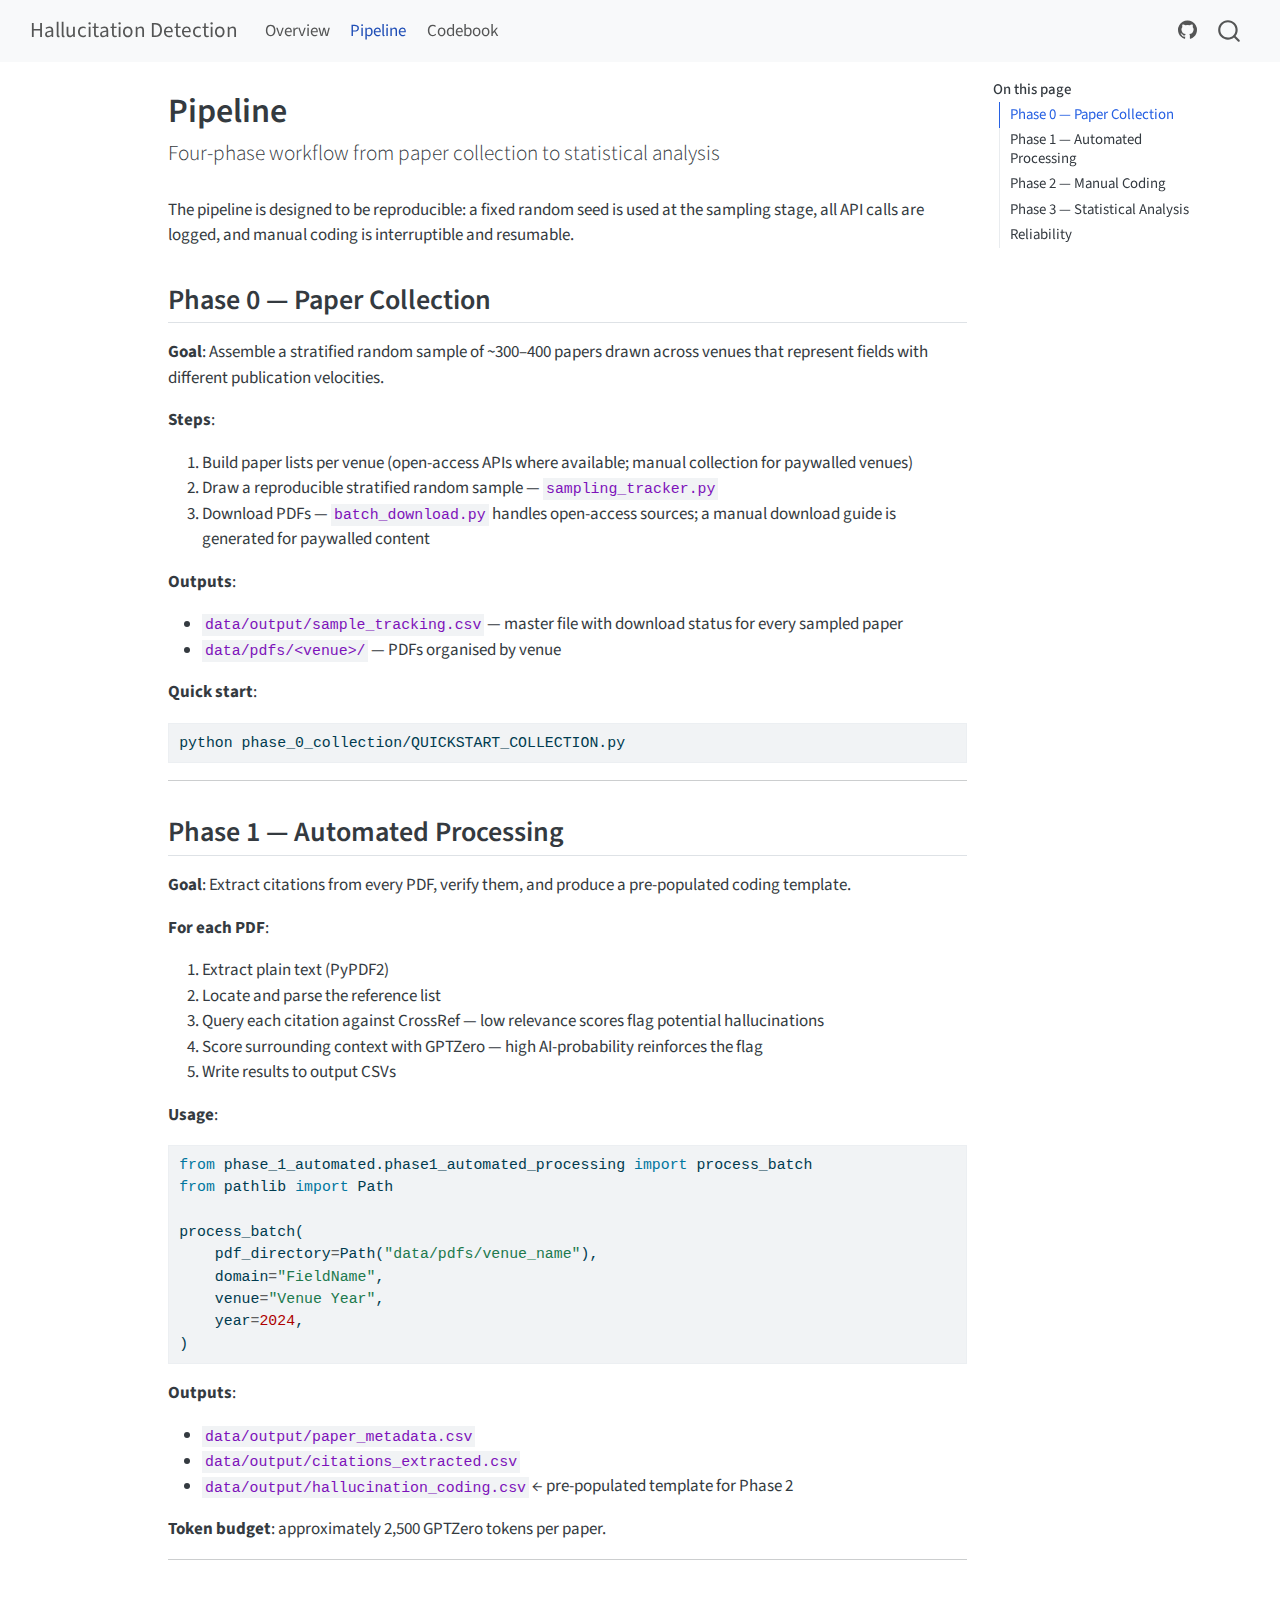
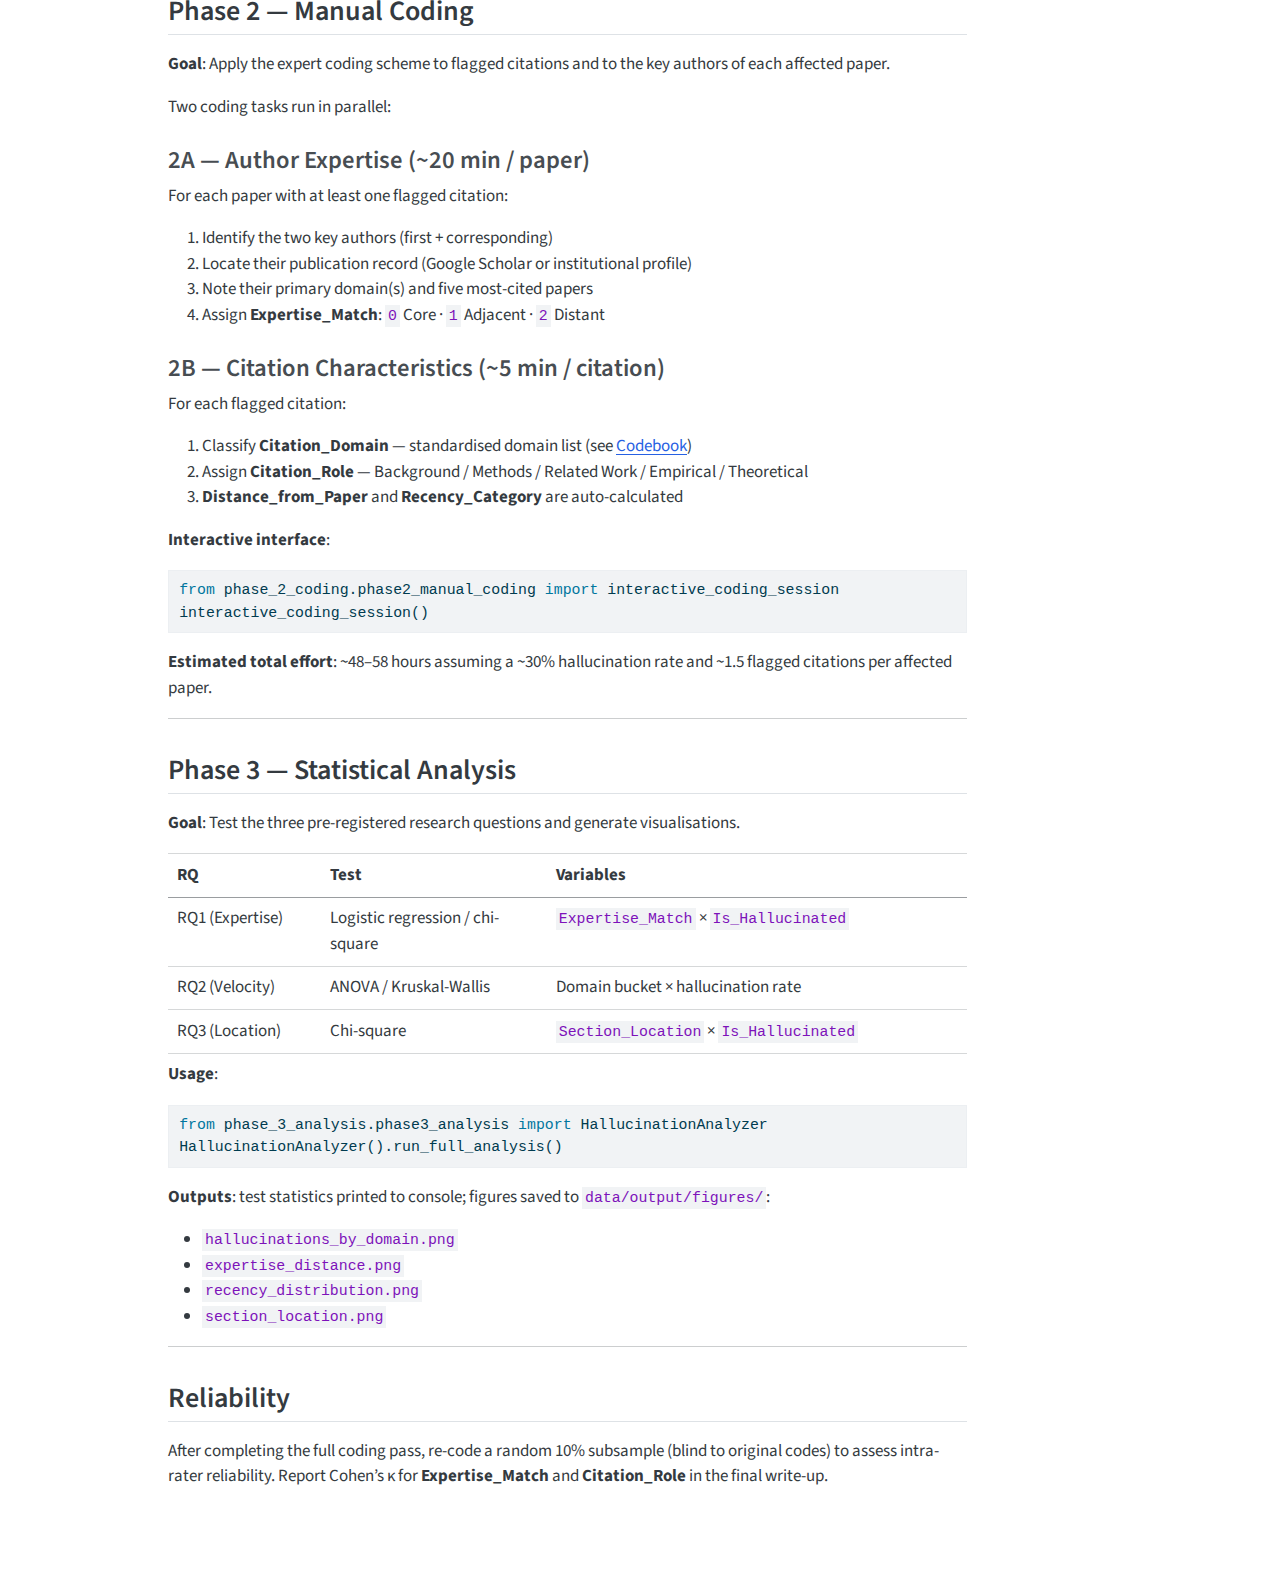
<file: docs/pipeline.html>
<!DOCTYPE html>
<html xmlns="http://www.w3.org/1999/xhtml" lang="en" xml:lang="en"><head>

<meta charset="utf-8">
<meta name="generator" content="quarto-1.8.27">

<meta name="viewport" content="width=device-width, initial-scale=1.0, user-scalable=yes">


<title>Pipeline – Hallucitation Detection</title>
<style>
code{white-space: pre-wrap;}
span.smallcaps{font-variant: small-caps;}
div.columns{display: flex; gap: min(4vw, 1.5em);}
div.column{flex: auto; overflow-x: auto;}
div.hanging-indent{margin-left: 1.5em; text-indent: -1.5em;}
ul.task-list{list-style: none;}
ul.task-list li input[type="checkbox"] {
  width: 0.8em;
  margin: 0 0.8em 0.2em -1em; /* quarto-specific, see https://github.com/quarto-dev/quarto-cli/issues/4556 */ 
  vertical-align: middle;
}
/* CSS for syntax highlighting */
html { -webkit-text-size-adjust: 100%; }
pre > code.sourceCode { white-space: pre; position: relative; }
pre > code.sourceCode > span { display: inline-block; line-height: 1.25; }
pre > code.sourceCode > span:empty { height: 1.2em; }
.sourceCode { overflow: visible; }
code.sourceCode > span { color: inherit; text-decoration: inherit; }
div.sourceCode { margin: 1em 0; }
pre.sourceCode { margin: 0; }
@media screen {
div.sourceCode { overflow: auto; }
}
@media print {
pre > code.sourceCode { white-space: pre-wrap; }
pre > code.sourceCode > span { text-indent: -5em; padding-left: 5em; }
}
pre.numberSource code
  { counter-reset: source-line 0; }
pre.numberSource code > span
  { position: relative; left: -4em; counter-increment: source-line; }
pre.numberSource code > span > a:first-child::before
  { content: counter(source-line);
    position: relative; left: -1em; text-align: right; vertical-align: baseline;
    border: none; display: inline-block;
    -webkit-touch-callout: none; -webkit-user-select: none;
    -khtml-user-select: none; -moz-user-select: none;
    -ms-user-select: none; user-select: none;
    padding: 0 4px; width: 4em;
  }
pre.numberSource { margin-left: 3em;  padding-left: 4px; }
div.sourceCode
  {   }
@media screen {
pre > code.sourceCode > span > a:first-child::before { text-decoration: underline; }
}
</style>


<script src="site_libs/quarto-nav/quarto-nav.js"></script>
<script src="site_libs/quarto-nav/headroom.min.js"></script>
<script src="site_libs/clipboard/clipboard.min.js"></script>
<script src="site_libs/quarto-search/autocomplete.umd.js"></script>
<script src="site_libs/quarto-search/fuse.min.js"></script>
<script src="site_libs/quarto-search/quarto-search.js"></script>
<meta name="quarto:offset" content="./">
<script src="site_libs/quarto-html/quarto.js" type="module"></script>
<script src="site_libs/quarto-html/tabsets/tabsets.js" type="module"></script>
<script src="site_libs/quarto-html/axe/axe-check.js" type="module"></script>
<script src="site_libs/quarto-html/popper.min.js"></script>
<script src="site_libs/quarto-html/tippy.umd.min.js"></script>
<script src="site_libs/quarto-html/anchor.min.js"></script>
<link href="site_libs/quarto-html/tippy.css" rel="stylesheet">
<link href="site_libs/quarto-html/quarto-syntax-highlighting-ed96de9b727972fe78a7b5d16c58bf87.css" rel="stylesheet" id="quarto-text-highlighting-styles">
<script src="site_libs/bootstrap/bootstrap.min.js"></script>
<link href="site_libs/bootstrap/bootstrap-icons.css" rel="stylesheet">
<link href="site_libs/bootstrap/bootstrap-5b4ad623e5705c0698d39aec6f10cf02.min.css" rel="stylesheet" append-hash="true" id="quarto-bootstrap" data-mode="light">
<script id="quarto-search-options" type="application/json">{
  "location": "navbar",
  "copy-button": false,
  "collapse-after": 3,
  "panel-placement": "end",
  "type": "overlay",
  "limit": 50,
  "keyboard-shortcut": [
    "f",
    "/",
    "s"
  ],
  "show-item-context": false,
  "language": {
    "search-no-results-text": "No results",
    "search-matching-documents-text": "matching documents",
    "search-copy-link-title": "Copy link to search",
    "search-hide-matches-text": "Hide additional matches",
    "search-more-match-text": "more match in this document",
    "search-more-matches-text": "more matches in this document",
    "search-clear-button-title": "Clear",
    "search-text-placeholder": "",
    "search-detached-cancel-button-title": "Cancel",
    "search-submit-button-title": "Submit",
    "search-label": "Search"
  }
}</script>


<link rel="stylesheet" href="styles.css">
</head>

<body class="nav-fixed quarto-light">

<div id="quarto-search-results"></div>
  <header id="quarto-header" class="headroom fixed-top">
    <nav class="navbar navbar-expand-lg " data-bs-theme="dark">
      <div class="navbar-container container-fluid">
      <div class="navbar-brand-container mx-auto">
    <a class="navbar-brand" href="./index.html">
    <span class="navbar-title">Hallucitation Detection</span>
    </a>
  </div>
            <div id="quarto-search" class="" title="Search"></div>
          <button class="navbar-toggler" type="button" data-bs-toggle="collapse" data-bs-target="#navbarCollapse" aria-controls="navbarCollapse" role="menu" aria-expanded="false" aria-label="Toggle navigation" onclick="if (window.quartoToggleHeadroom) { window.quartoToggleHeadroom(); }">
  <span class="navbar-toggler-icon"></span>
</button>
          <div class="collapse navbar-collapse" id="navbarCollapse">
            <ul class="navbar-nav navbar-nav-scroll me-auto">
  <li class="nav-item">
    <a class="nav-link" href="./index.html"> 
<span class="menu-text">Overview</span></a>
  </li>  
  <li class="nav-item">
    <a class="nav-link active" href="./pipeline.html" aria-current="page"> 
<span class="menu-text">Pipeline</span></a>
  </li>  
  <li class="nav-item">
    <a class="nav-link" href="./codebook.html"> 
<span class="menu-text">Codebook</span></a>
  </li>  
</ul>
            <ul class="navbar-nav navbar-nav-scroll ms-auto">
  <li class="nav-item compact">
    <a class="nav-link" href="https://github.com/JZStafura-Lab/hallucitation-detection"> <i class="bi bi-github" role="img">
</i> 
<span class="menu-text"></span></a>
  </li>  
</ul>
          </div> <!-- /navcollapse -->
            <div class="quarto-navbar-tools">
</div>
      </div> <!-- /container-fluid -->
    </nav>
</header>
<!-- content -->
<div id="quarto-content" class="quarto-container page-columns page-rows-contents page-layout-article page-navbar">
<!-- sidebar -->
<!-- margin-sidebar -->
    <div id="quarto-margin-sidebar" class="sidebar margin-sidebar">
        <nav id="TOC" role="doc-toc" class="toc-active">
    <h2 id="toc-title">On this page</h2>
   
  <ul>
  <li><a href="#phase-0-paper-collection" id="toc-phase-0-paper-collection" class="nav-link active" data-scroll-target="#phase-0-paper-collection">Phase 0 — Paper Collection</a></li>
  <li><a href="#phase-1-automated-processing" id="toc-phase-1-automated-processing" class="nav-link" data-scroll-target="#phase-1-automated-processing">Phase 1 — Automated Processing</a></li>
  <li><a href="#phase-2-manual-coding" id="toc-phase-2-manual-coding" class="nav-link" data-scroll-target="#phase-2-manual-coding">Phase 2 — Manual Coding</a>
  <ul class="collapse">
  <li><a href="#a-author-expertise-20-min-paper" id="toc-a-author-expertise-20-min-paper" class="nav-link" data-scroll-target="#a-author-expertise-20-min-paper">2A — Author Expertise (~20 min / paper)</a></li>
  <li><a href="#b-citation-characteristics-5-min-citation" id="toc-b-citation-characteristics-5-min-citation" class="nav-link" data-scroll-target="#b-citation-characteristics-5-min-citation">2B — Citation Characteristics (~5 min / citation)</a></li>
  </ul></li>
  <li><a href="#phase-3-statistical-analysis" id="toc-phase-3-statistical-analysis" class="nav-link" data-scroll-target="#phase-3-statistical-analysis">Phase 3 — Statistical Analysis</a></li>
  <li><a href="#reliability" id="toc-reliability" class="nav-link" data-scroll-target="#reliability">Reliability</a></li>
  </ul>
</nav>
    </div>
<!-- main -->
<main class="content" id="quarto-document-content">

<header id="title-block-header" class="quarto-title-block default">
<div class="quarto-title">
<h1 class="title">Pipeline</h1>
<p class="subtitle lead">Four-phase workflow from paper collection to statistical analysis</p>
</div>



<div class="quarto-title-meta">

    
  
    
  </div>
  


</header>


<p>The pipeline is designed to be reproducible: a fixed random seed is used at the sampling stage, all API calls are logged, and manual coding is interruptible and resumable.</p>
<section id="phase-0-paper-collection" class="level2">
<h2 class="anchored" data-anchor-id="phase-0-paper-collection">Phase 0 — Paper Collection</h2>
<p><strong>Goal</strong>: Assemble a stratified random sample of ~300–400 papers drawn across venues that represent fields with different publication velocities.</p>
<p><strong>Steps</strong>:</p>
<ol type="1">
<li>Build paper lists per venue (open-access APIs where available; manual collection for paywalled venues)</li>
<li>Draw a reproducible stratified random sample — <code>sampling_tracker.py</code></li>
<li>Download PDFs — <code>batch_download.py</code> handles open-access sources; a manual download guide is generated for paywalled content</li>
</ol>
<p><strong>Outputs</strong>:</p>
<ul>
<li><code>data/output/sample_tracking.csv</code> — master file with download status for every sampled paper</li>
<li><code>data/pdfs/&lt;venue&gt;/</code> — PDFs organised by venue</li>
</ul>
<p><strong>Quick start</strong>:</p>
<div class="code-copy-outer-scaffold"><div class="sourceCode" id="cb1"><pre class="sourceCode bash code-with-copy"><code class="sourceCode bash"><span id="cb1-1"><a href="#cb1-1" aria-hidden="true" tabindex="-1"></a><span class="ex">python</span> phase_0_collection/QUICKSTART_COLLECTION.py</span></code></pre></div><button title="Copy to Clipboard" class="code-copy-button"><i class="bi"></i></button></div>
<hr>
</section>
<section id="phase-1-automated-processing" class="level2">
<h2 class="anchored" data-anchor-id="phase-1-automated-processing">Phase 1 — Automated Processing</h2>
<p><strong>Goal</strong>: Extract citations from every PDF, verify them, and produce a pre-populated coding template.</p>
<p><strong>For each PDF</strong>:</p>
<ol type="1">
<li>Extract plain text (PyPDF2)</li>
<li>Locate and parse the reference list</li>
<li>Query each citation against CrossRef — low relevance scores flag potential hallucinations</li>
<li>Score surrounding context with GPTZero — high AI-probability reinforces the flag</li>
<li>Write results to output CSVs</li>
</ol>
<p><strong>Usage</strong>:</p>
<div class="code-copy-outer-scaffold"><div class="sourceCode" id="cb2"><pre class="sourceCode python code-with-copy"><code class="sourceCode python"><span id="cb2-1"><a href="#cb2-1" aria-hidden="true" tabindex="-1"></a><span class="im">from</span> phase_1_automated.phase1_automated_processing <span class="im">import</span> process_batch</span>
<span id="cb2-2"><a href="#cb2-2" aria-hidden="true" tabindex="-1"></a><span class="im">from</span> pathlib <span class="im">import</span> Path</span>
<span id="cb2-3"><a href="#cb2-3" aria-hidden="true" tabindex="-1"></a></span>
<span id="cb2-4"><a href="#cb2-4" aria-hidden="true" tabindex="-1"></a>process_batch(</span>
<span id="cb2-5"><a href="#cb2-5" aria-hidden="true" tabindex="-1"></a>    pdf_directory<span class="op">=</span>Path(<span class="st">"data/pdfs/venue_name"</span>),</span>
<span id="cb2-6"><a href="#cb2-6" aria-hidden="true" tabindex="-1"></a>    domain<span class="op">=</span><span class="st">"FieldName"</span>,</span>
<span id="cb2-7"><a href="#cb2-7" aria-hidden="true" tabindex="-1"></a>    venue<span class="op">=</span><span class="st">"Venue Year"</span>,</span>
<span id="cb2-8"><a href="#cb2-8" aria-hidden="true" tabindex="-1"></a>    year<span class="op">=</span><span class="dv">2024</span>,</span>
<span id="cb2-9"><a href="#cb2-9" aria-hidden="true" tabindex="-1"></a>)</span></code></pre></div><button title="Copy to Clipboard" class="code-copy-button"><i class="bi"></i></button></div>
<p><strong>Outputs</strong>:</p>
<ul>
<li><code>data/output/paper_metadata.csv</code></li>
<li><code>data/output/citations_extracted.csv</code></li>
<li><code>data/output/hallucination_coding.csv</code> ← pre-populated template for Phase 2</li>
</ul>
<p><strong>Token budget</strong>: approximately 2,500 GPTZero tokens per paper.</p>
<hr>
</section>
<section id="phase-2-manual-coding" class="level2">
<h2 class="anchored" data-anchor-id="phase-2-manual-coding">Phase 2 — Manual Coding</h2>
<p><strong>Goal</strong>: Apply the expert coding scheme to flagged citations and to the key authors of each affected paper.</p>
<p>Two coding tasks run in parallel:</p>
<section id="a-author-expertise-20-min-paper" class="level3">
<h3 class="anchored" data-anchor-id="a-author-expertise-20-min-paper">2A — Author Expertise (~20 min / paper)</h3>
<p>For each paper with at least one flagged citation:</p>
<ol type="1">
<li>Identify the two key authors (first + corresponding)</li>
<li>Locate their publication record (Google Scholar or institutional profile)</li>
<li>Note their primary domain(s) and five most-cited papers</li>
<li>Assign <strong>Expertise_Match</strong>: <code>0</code> Core · <code>1</code> Adjacent · <code>2</code> Distant</li>
</ol>
</section>
<section id="b-citation-characteristics-5-min-citation" class="level3">
<h3 class="anchored" data-anchor-id="b-citation-characteristics-5-min-citation">2B — Citation Characteristics (~5 min / citation)</h3>
<p>For each flagged citation:</p>
<ol type="1">
<li>Classify <strong>Citation_Domain</strong> — standardised domain list (see <a href="./codebook.html">Codebook</a>)</li>
<li>Assign <strong>Citation_Role</strong> — Background / Methods / Related Work / Empirical / Theoretical</li>
<li><strong>Distance_from_Paper</strong> and <strong>Recency_Category</strong> are auto-calculated</li>
</ol>
<p><strong>Interactive interface</strong>:</p>
<div class="code-copy-outer-scaffold"><div class="sourceCode" id="cb3"><pre class="sourceCode python code-with-copy"><code class="sourceCode python"><span id="cb3-1"><a href="#cb3-1" aria-hidden="true" tabindex="-1"></a><span class="im">from</span> phase_2_coding.phase2_manual_coding <span class="im">import</span> interactive_coding_session</span>
<span id="cb3-2"><a href="#cb3-2" aria-hidden="true" tabindex="-1"></a>interactive_coding_session()</span></code></pre></div><button title="Copy to Clipboard" class="code-copy-button"><i class="bi"></i></button></div>
<p><strong>Estimated total effort</strong>: ~48–58 hours assuming a ~30% hallucination rate and ~1.5 flagged citations per affected paper.</p>
<hr>
</section>
</section>
<section id="phase-3-statistical-analysis" class="level2">
<h2 class="anchored" data-anchor-id="phase-3-statistical-analysis">Phase 3 — Statistical Analysis</h2>
<p><strong>Goal</strong>: Test the three pre-registered research questions and generate visualisations.</p>
<table class="caption-top table">
<colgroup>
<col style="width: 19%">
<col style="width: 28%">
<col style="width: 52%">
</colgroup>
<thead>
<tr class="header">
<th>RQ</th>
<th>Test</th>
<th>Variables</th>
</tr>
</thead>
<tbody>
<tr class="odd">
<td>RQ1 (Expertise)</td>
<td>Logistic regression / chi-square</td>
<td><code>Expertise_Match</code> × <code>Is_Hallucinated</code></td>
</tr>
<tr class="even">
<td>RQ2 (Velocity)</td>
<td>ANOVA / Kruskal-Wallis</td>
<td>Domain bucket × hallucination rate</td>
</tr>
<tr class="odd">
<td>RQ3 (Location)</td>
<td>Chi-square</td>
<td><code>Section_Location</code> × <code>Is_Hallucinated</code></td>
</tr>
</tbody>
</table>
<p><strong>Usage</strong>:</p>
<div class="code-copy-outer-scaffold"><div class="sourceCode" id="cb4"><pre class="sourceCode python code-with-copy"><code class="sourceCode python"><span id="cb4-1"><a href="#cb4-1" aria-hidden="true" tabindex="-1"></a><span class="im">from</span> phase_3_analysis.phase3_analysis <span class="im">import</span> HallucinationAnalyzer</span>
<span id="cb4-2"><a href="#cb4-2" aria-hidden="true" tabindex="-1"></a>HallucinationAnalyzer().run_full_analysis()</span></code></pre></div><button title="Copy to Clipboard" class="code-copy-button"><i class="bi"></i></button></div>
<p><strong>Outputs</strong>: test statistics printed to console; figures saved to <code>data/output/figures/</code>:</p>
<ul>
<li><code>hallucinations_by_domain.png</code></li>
<li><code>expertise_distance.png</code></li>
<li><code>recency_distribution.png</code></li>
<li><code>section_location.png</code></li>
</ul>
<hr>
</section>
<section id="reliability" class="level2">
<h2 class="anchored" data-anchor-id="reliability">Reliability</h2>
<p>After completing the full coding pass, re-code a random 10% subsample (blind to original codes) to assess intra-rater reliability. Report Cohen’s κ for <strong>Expertise_Match</strong> and <strong>Citation_Role</strong> in the final write-up.</p>


</section>

</main> <!-- /main -->
<script id="quarto-html-after-body" type="application/javascript">
  window.document.addEventListener("DOMContentLoaded", function (event) {
    const icon = "";
    const anchorJS = new window.AnchorJS();
    anchorJS.options = {
      placement: 'right',
      icon: icon
    };
    anchorJS.add('.anchored');
    const isCodeAnnotation = (el) => {
      for (const clz of el.classList) {
        if (clz.startsWith('code-annotation-')) {                     
          return true;
        }
      }
      return false;
    }
    const onCopySuccess = function(e) {
      // button target
      const button = e.trigger;
      // don't keep focus
      button.blur();
      // flash "checked"
      button.classList.add('code-copy-button-checked');
      var currentTitle = button.getAttribute("title");
      button.setAttribute("title", "Copied!");
      let tooltip;
      if (window.bootstrap) {
        button.setAttribute("data-bs-toggle", "tooltip");
        button.setAttribute("data-bs-placement", "left");
        button.setAttribute("data-bs-title", "Copied!");
        tooltip = new bootstrap.Tooltip(button, 
          { trigger: "manual", 
            customClass: "code-copy-button-tooltip",
            offset: [0, -8]});
        tooltip.show();    
      }
      setTimeout(function() {
        if (tooltip) {
          tooltip.hide();
          button.removeAttribute("data-bs-title");
          button.removeAttribute("data-bs-toggle");
          button.removeAttribute("data-bs-placement");
        }
        button.setAttribute("title", currentTitle);
        button.classList.remove('code-copy-button-checked');
      }, 1000);
      // clear code selection
      e.clearSelection();
    }
    const getTextToCopy = function(trigger) {
      const outerScaffold = trigger.parentElement.cloneNode(true);
      const codeEl = outerScaffold.querySelector('code');
      for (const childEl of codeEl.children) {
        if (isCodeAnnotation(childEl)) {
          childEl.remove();
        }
      }
      return codeEl.innerText;
    }
    const clipboard = new window.ClipboardJS('.code-copy-button:not([data-in-quarto-modal])', {
      text: getTextToCopy
    });
    clipboard.on('success', onCopySuccess);
    if (window.document.getElementById('quarto-embedded-source-code-modal')) {
      const clipboardModal = new window.ClipboardJS('.code-copy-button[data-in-quarto-modal]', {
        text: getTextToCopy,
        container: window.document.getElementById('quarto-embedded-source-code-modal')
      });
      clipboardModal.on('success', onCopySuccess);
    }
      var localhostRegex = new RegExp(/^(?:http|https):\/\/localhost\:?[0-9]*\//);
      var mailtoRegex = new RegExp(/^mailto:/);
        var filterRegex = new RegExp('/' + window.location.host + '/');
      var isInternal = (href) => {
          return filterRegex.test(href) || localhostRegex.test(href) || mailtoRegex.test(href);
      }
      // Inspect non-navigation links and adorn them if external
     var links = window.document.querySelectorAll('a[href]:not(.nav-link):not(.navbar-brand):not(.toc-action):not(.sidebar-link):not(.sidebar-item-toggle):not(.pagination-link):not(.no-external):not([aria-hidden]):not(.dropdown-item):not(.quarto-navigation-tool):not(.about-link)');
      for (var i=0; i<links.length; i++) {
        const link = links[i];
        if (!isInternal(link.href)) {
          // undo the damage that might have been done by quarto-nav.js in the case of
          // links that we want to consider external
          if (link.dataset.originalHref !== undefined) {
            link.href = link.dataset.originalHref;
          }
        }
      }
    function tippyHover(el, contentFn, onTriggerFn, onUntriggerFn) {
      const config = {
        allowHTML: true,
        maxWidth: 500,
        delay: 100,
        arrow: false,
        appendTo: function(el) {
            return el.parentElement;
        },
        interactive: true,
        interactiveBorder: 10,
        theme: 'quarto',
        placement: 'bottom-start',
      };
      if (contentFn) {
        config.content = contentFn;
      }
      if (onTriggerFn) {
        config.onTrigger = onTriggerFn;
      }
      if (onUntriggerFn) {
        config.onUntrigger = onUntriggerFn;
      }
      window.tippy(el, config); 
    }
    const noterefs = window.document.querySelectorAll('a[role="doc-noteref"]');
    for (var i=0; i<noterefs.length; i++) {
      const ref = noterefs[i];
      tippyHover(ref, function() {
        // use id or data attribute instead here
        let href = ref.getAttribute('data-footnote-href') || ref.getAttribute('href');
        try { href = new URL(href).hash; } catch {}
        const id = href.replace(/^#\/?/, "");
        const note = window.document.getElementById(id);
        if (note) {
          return note.innerHTML;
        } else {
          return "";
        }
      });
    }
    const xrefs = window.document.querySelectorAll('a.quarto-xref');
    const processXRef = (id, note) => {
      // Strip column container classes
      const stripColumnClz = (el) => {
        el.classList.remove("page-full", "page-columns");
        if (el.children) {
          for (const child of el.children) {
            stripColumnClz(child);
          }
        }
      }
      stripColumnClz(note)
      if (id === null || id.startsWith('sec-')) {
        // Special case sections, only their first couple elements
        const container = document.createElement("div");
        if (note.children && note.children.length > 2) {
          container.appendChild(note.children[0].cloneNode(true));
          for (let i = 1; i < note.children.length; i++) {
            const child = note.children[i];
            if (child.tagName === "P" && child.innerText === "") {
              continue;
            } else {
              container.appendChild(child.cloneNode(true));
              break;
            }
          }
          if (window.Quarto?.typesetMath) {
            window.Quarto.typesetMath(container);
          }
          return container.innerHTML
        } else {
          if (window.Quarto?.typesetMath) {
            window.Quarto.typesetMath(note);
          }
          return note.innerHTML;
        }
      } else {
        // Remove any anchor links if they are present
        const anchorLink = note.querySelector('a.anchorjs-link');
        if (anchorLink) {
          anchorLink.remove();
        }
        if (window.Quarto?.typesetMath) {
          window.Quarto.typesetMath(note);
        }
        if (note.classList.contains("callout")) {
          return note.outerHTML;
        } else {
          return note.innerHTML;
        }
      }
    }
    for (var i=0; i<xrefs.length; i++) {
      const xref = xrefs[i];
      tippyHover(xref, undefined, function(instance) {
        instance.disable();
        let url = xref.getAttribute('href');
        let hash = undefined; 
        if (url.startsWith('#')) {
          hash = url;
        } else {
          try { hash = new URL(url).hash; } catch {}
        }
        if (hash) {
          const id = hash.replace(/^#\/?/, "");
          const note = window.document.getElementById(id);
          if (note !== null) {
            try {
              const html = processXRef(id, note.cloneNode(true));
              instance.setContent(html);
            } finally {
              instance.enable();
              instance.show();
            }
          } else {
            // See if we can fetch this
            fetch(url.split('#')[0])
            .then(res => res.text())
            .then(html => {
              const parser = new DOMParser();
              const htmlDoc = parser.parseFromString(html, "text/html");
              const note = htmlDoc.getElementById(id);
              if (note !== null) {
                const html = processXRef(id, note);
                instance.setContent(html);
              } 
            }).finally(() => {
              instance.enable();
              instance.show();
            });
          }
        } else {
          // See if we can fetch a full url (with no hash to target)
          // This is a special case and we should probably do some content thinning / targeting
          fetch(url)
          .then(res => res.text())
          .then(html => {
            const parser = new DOMParser();
            const htmlDoc = parser.parseFromString(html, "text/html");
            const note = htmlDoc.querySelector('main.content');
            if (note !== null) {
              // This should only happen for chapter cross references
              // (since there is no id in the URL)
              // remove the first header
              if (note.children.length > 0 && note.children[0].tagName === "HEADER") {
                note.children[0].remove();
              }
              const html = processXRef(null, note);
              instance.setContent(html);
            } 
          }).finally(() => {
            instance.enable();
            instance.show();
          });
        }
      }, function(instance) {
      });
    }
        let selectedAnnoteEl;
        const selectorForAnnotation = ( cell, annotation) => {
          let cellAttr = 'data-code-cell="' + cell + '"';
          let lineAttr = 'data-code-annotation="' +  annotation + '"';
          const selector = 'span[' + cellAttr + '][' + lineAttr + ']';
          return selector;
        }
        const selectCodeLines = (annoteEl) => {
          const doc = window.document;
          const targetCell = annoteEl.getAttribute("data-target-cell");
          const targetAnnotation = annoteEl.getAttribute("data-target-annotation");
          const annoteSpan = window.document.querySelector(selectorForAnnotation(targetCell, targetAnnotation));
          const lines = annoteSpan.getAttribute("data-code-lines").split(",");
          const lineIds = lines.map((line) => {
            return targetCell + "-" + line;
          })
          let top = null;
          let height = null;
          let parent = null;
          if (lineIds.length > 0) {
              //compute the position of the single el (top and bottom and make a div)
              const el = window.document.getElementById(lineIds[0]);
              top = el.offsetTop;
              height = el.offsetHeight;
              parent = el.parentElement.parentElement;
            if (lineIds.length > 1) {
              const lastEl = window.document.getElementById(lineIds[lineIds.length - 1]);
              const bottom = lastEl.offsetTop + lastEl.offsetHeight;
              height = bottom - top;
            }
            if (top !== null && height !== null && parent !== null) {
              // cook up a div (if necessary) and position it 
              let div = window.document.getElementById("code-annotation-line-highlight");
              if (div === null) {
                div = window.document.createElement("div");
                div.setAttribute("id", "code-annotation-line-highlight");
                div.style.position = 'absolute';
                parent.appendChild(div);
              }
              div.style.top = top - 2 + "px";
              div.style.height = height + 4 + "px";
              div.style.left = 0;
              let gutterDiv = window.document.getElementById("code-annotation-line-highlight-gutter");
              if (gutterDiv === null) {
                gutterDiv = window.document.createElement("div");
                gutterDiv.setAttribute("id", "code-annotation-line-highlight-gutter");
                gutterDiv.style.position = 'absolute';
                const codeCell = window.document.getElementById(targetCell);
                const gutter = codeCell.querySelector('.code-annotation-gutter');
                gutter.appendChild(gutterDiv);
              }
              gutterDiv.style.top = top - 2 + "px";
              gutterDiv.style.height = height + 4 + "px";
            }
            selectedAnnoteEl = annoteEl;
          }
        };
        const unselectCodeLines = () => {
          const elementsIds = ["code-annotation-line-highlight", "code-annotation-line-highlight-gutter"];
          elementsIds.forEach((elId) => {
            const div = window.document.getElementById(elId);
            if (div) {
              div.remove();
            }
          });
          selectedAnnoteEl = undefined;
        };
          // Handle positioning of the toggle
      window.addEventListener(
        "resize",
        throttle(() => {
          elRect = undefined;
          if (selectedAnnoteEl) {
            selectCodeLines(selectedAnnoteEl);
          }
        }, 10)
      );
      function throttle(fn, ms) {
      let throttle = false;
      let timer;
        return (...args) => {
          if(!throttle) { // first call gets through
              fn.apply(this, args);
              throttle = true;
          } else { // all the others get throttled
              if(timer) clearTimeout(timer); // cancel #2
              timer = setTimeout(() => {
                fn.apply(this, args);
                timer = throttle = false;
              }, ms);
          }
        };
      }
        // Attach click handler to the DT
        const annoteDls = window.document.querySelectorAll('dt[data-target-cell]');
        for (const annoteDlNode of annoteDls) {
          annoteDlNode.addEventListener('click', (event) => {
            const clickedEl = event.target;
            if (clickedEl !== selectedAnnoteEl) {
              unselectCodeLines();
              const activeEl = window.document.querySelector('dt[data-target-cell].code-annotation-active');
              if (activeEl) {
                activeEl.classList.remove('code-annotation-active');
              }
              selectCodeLines(clickedEl);
              clickedEl.classList.add('code-annotation-active');
            } else {
              // Unselect the line
              unselectCodeLines();
              clickedEl.classList.remove('code-annotation-active');
            }
          });
        }
    const findCites = (el) => {
      const parentEl = el.parentElement;
      if (parentEl) {
        const cites = parentEl.dataset.cites;
        if (cites) {
          return {
            el,
            cites: cites.split(' ')
          };
        } else {
          return findCites(el.parentElement)
        }
      } else {
        return undefined;
      }
    };
    var bibliorefs = window.document.querySelectorAll('a[role="doc-biblioref"]');
    for (var i=0; i<bibliorefs.length; i++) {
      const ref = bibliorefs[i];
      const citeInfo = findCites(ref);
      if (citeInfo) {
        tippyHover(citeInfo.el, function() {
          var popup = window.document.createElement('div');
          citeInfo.cites.forEach(function(cite) {
            var citeDiv = window.document.createElement('div');
            citeDiv.classList.add('hanging-indent');
            citeDiv.classList.add('csl-entry');
            var biblioDiv = window.document.getElementById('ref-' + cite);
            if (biblioDiv) {
              citeDiv.innerHTML = biblioDiv.innerHTML;
            }
            popup.appendChild(citeDiv);
          });
          return popup.innerHTML;
        });
      }
    }
  });
  </script>
</div> <!-- /content -->




</body></html>
</file>
<file: docs/site_libs/quarto-html/tippy.css>
.tippy-box[data-animation=fade][data-state=hidden]{opacity:0}[data-tippy-root]{max-width:calc(100vw - 10px)}.tippy-box{position:relative;background-color:#333;color:#fff;border-radius:4px;font-size:14px;line-height:1.4;white-space:normal;outline:0;transition-property:transform,visibility,opacity}.tippy-box[data-placement^=top]>.tippy-arrow{bottom:0}.tippy-box[data-placement^=top]>.tippy-arrow:before{bottom:-7px;left:0;border-width:8px 8px 0;border-top-color:initial;transform-origin:center top}.tippy-box[data-placement^=bottom]>.tippy-arrow{top:0}.tippy-box[data-placement^=bottom]>.tippy-arrow:before{top:-7px;left:0;border-width:0 8px 8px;border-bottom-color:initial;transform-origin:center bottom}.tippy-box[data-placement^=left]>.tippy-arrow{right:0}.tippy-box[data-placement^=left]>.tippy-arrow:before{border-width:8px 0 8px 8px;border-left-color:initial;right:-7px;transform-origin:center left}.tippy-box[data-placement^=right]>.tippy-arrow{left:0}.tippy-box[data-placement^=right]>.tippy-arrow:before{left:-7px;border-width:8px 8px 8px 0;border-right-color:initial;transform-origin:center right}.tippy-box[data-inertia][data-state=visible]{transition-timing-function:cubic-bezier(.54,1.5,.38,1.11)}.tippy-arrow{width:16px;height:16px;color:#333}.tippy-arrow:before{content:"";position:absolute;border-color:transparent;border-style:solid}.tippy-content{position:relative;padding:5px 9px;z-index:1}
</file>
<file: docs/site_libs/quarto-html/quarto-syntax-highlighting-ed96de9b727972fe78a7b5d16c58bf87.css>
/* quarto syntax highlight colors */
:root {
  --quarto-hl-ot-color: #003B4F;
  --quarto-hl-at-color: #657422;
  --quarto-hl-ss-color: #20794D;
  --quarto-hl-an-color: #5E5E5E;
  --quarto-hl-fu-color: #4758AB;
  --quarto-hl-st-color: #20794D;
  --quarto-hl-cf-color: #003B4F;
  --quarto-hl-op-color: #5E5E5E;
  --quarto-hl-er-color: #AD0000;
  --quarto-hl-bn-color: #AD0000;
  --quarto-hl-al-color: #AD0000;
  --quarto-hl-va-color: #111111;
  --quarto-hl-bu-color: inherit;
  --quarto-hl-ex-color: inherit;
  --quarto-hl-pp-color: #AD0000;
  --quarto-hl-in-color: #5E5E5E;
  --quarto-hl-vs-color: #20794D;
  --quarto-hl-wa-color: #5E5E5E;
  --quarto-hl-do-color: #5E5E5E;
  --quarto-hl-im-color: #00769E;
  --quarto-hl-ch-color: #20794D;
  --quarto-hl-dt-color: #AD0000;
  --quarto-hl-fl-color: #AD0000;
  --quarto-hl-co-color: #5E5E5E;
  --quarto-hl-cv-color: #5E5E5E;
  --quarto-hl-cn-color: #8f5902;
  --quarto-hl-sc-color: #5E5E5E;
  --quarto-hl-dv-color: #AD0000;
  --quarto-hl-kw-color: #003B4F;
}

/* other quarto variables */
:root {
  --quarto-font-monospace: SFMono-Regular, Menlo, Monaco, Consolas, "Liberation Mono", "Courier New", monospace;
}

/* syntax highlight based on Pandoc's rules */
pre > code.sourceCode > span {
  color: #003B4F;
}

code.sourceCode > span {
  color: #003B4F;
}

div.sourceCode,
div.sourceCode pre.sourceCode {
  color: #003B4F;
}

/* Normal */
code span {
  color: #003B4F;
}

/* Alert */
code span.al {
  color: #AD0000;
  font-style: inherit;
}

/* Annotation */
code span.an {
  color: #5E5E5E;
  font-style: inherit;
}

/* Attribute */
code span.at {
  color: #657422;
  font-style: inherit;
}

/* BaseN */
code span.bn {
  color: #AD0000;
  font-style: inherit;
}

/* BuiltIn */
code span.bu {
  font-style: inherit;
}

/* ControlFlow */
code span.cf {
  color: #003B4F;
  font-weight: bold;
  font-style: inherit;
}

/* Char */
code span.ch {
  color: #20794D;
  font-style: inherit;
}

/* Constant */
code span.cn {
  color: #8f5902;
  font-style: inherit;
}

/* Comment */
code span.co {
  color: #5E5E5E;
  font-style: inherit;
}

/* CommentVar */
code span.cv {
  color: #5E5E5E;
  font-style: italic;
}

/* Documentation */
code span.do {
  color: #5E5E5E;
  font-style: italic;
}

/* DataType */
code span.dt {
  color: #AD0000;
  font-style: inherit;
}

/* DecVal */
code span.dv {
  color: #AD0000;
  font-style: inherit;
}

/* Error */
code span.er {
  color: #AD0000;
  font-style: inherit;
}

/* Extension */
code span.ex {
  font-style: inherit;
}

/* Float */
code span.fl {
  color: #AD0000;
  font-style: inherit;
}

/* Function */
code span.fu {
  color: #4758AB;
  font-style: inherit;
}

/* Import */
code span.im {
  color: #00769E;
  font-style: inherit;
}

/* Information */
code span.in {
  color: #5E5E5E;
  font-style: inherit;
}

/* Keyword */
code span.kw {
  color: #003B4F;
  font-weight: bold;
  font-style: inherit;
}

/* Operator */
code span.op {
  color: #5E5E5E;
  font-style: inherit;
}

/* Other */
code span.ot {
  color: #003B4F;
  font-style: inherit;
}

/* Preprocessor */
code span.pp {
  color: #AD0000;
  font-style: inherit;
}

/* SpecialChar */
code span.sc {
  color: #5E5E5E;
  font-style: inherit;
}

/* SpecialString */
code span.ss {
  color: #20794D;
  font-style: inherit;
}

/* String */
code span.st {
  color: #20794D;
  font-style: inherit;
}

/* Variable */
code span.va {
  color: #111111;
  font-style: inherit;
}

/* VerbatimString */
code span.vs {
  color: #20794D;
  font-style: inherit;
}

/* Warning */
code span.wa {
  color: #5E5E5E;
  font-style: italic;
}

.prevent-inlining {
  content: "</";
}

/*# sourceMappingURL=0920dd6d7437995b8cdf7429764427b1.css.map */
</file>
<file: docs/styles.css>
/* Hallucitation Detection — site styles */

/* Subtle header rule under section headings */
h2 {
  border-bottom: 1px solid #dee2e6;
  padding-bottom: 0.3rem;
  margin-top: 2rem;
}

/* Phase badge styling — used inline as <span class="phase-badge"> */
.phase-badge {
  display: inline-block;
  font-size: 0.75rem;
  font-weight: 600;
  letter-spacing: 0.05em;
  text-transform: uppercase;
  padding: 0.2em 0.6em;
  border-radius: 4px;
  background: #e8f4fd;
  color: #1a6fa8;
  margin-right: 0.4rem;
}

/* Status indicators */
.status-active   { color: #198754; font-weight: 600; }
.status-planned  { color: #6c757d; font-weight: 600; }
.status-complete { color: #0d6efd; font-weight: 600; }

/* Pipeline phase cards */
.phase-card {
  border: 1px solid #dee2e6;
  border-left: 4px solid #1a6fa8;
  border-radius: 6px;
  padding: 1rem 1.25rem;
  margin-bottom: 1rem;
  background: #fafcff;
}

.phase-card h3 {
  margin-top: 0;
  font-size: 1.05rem;
}
</file>
